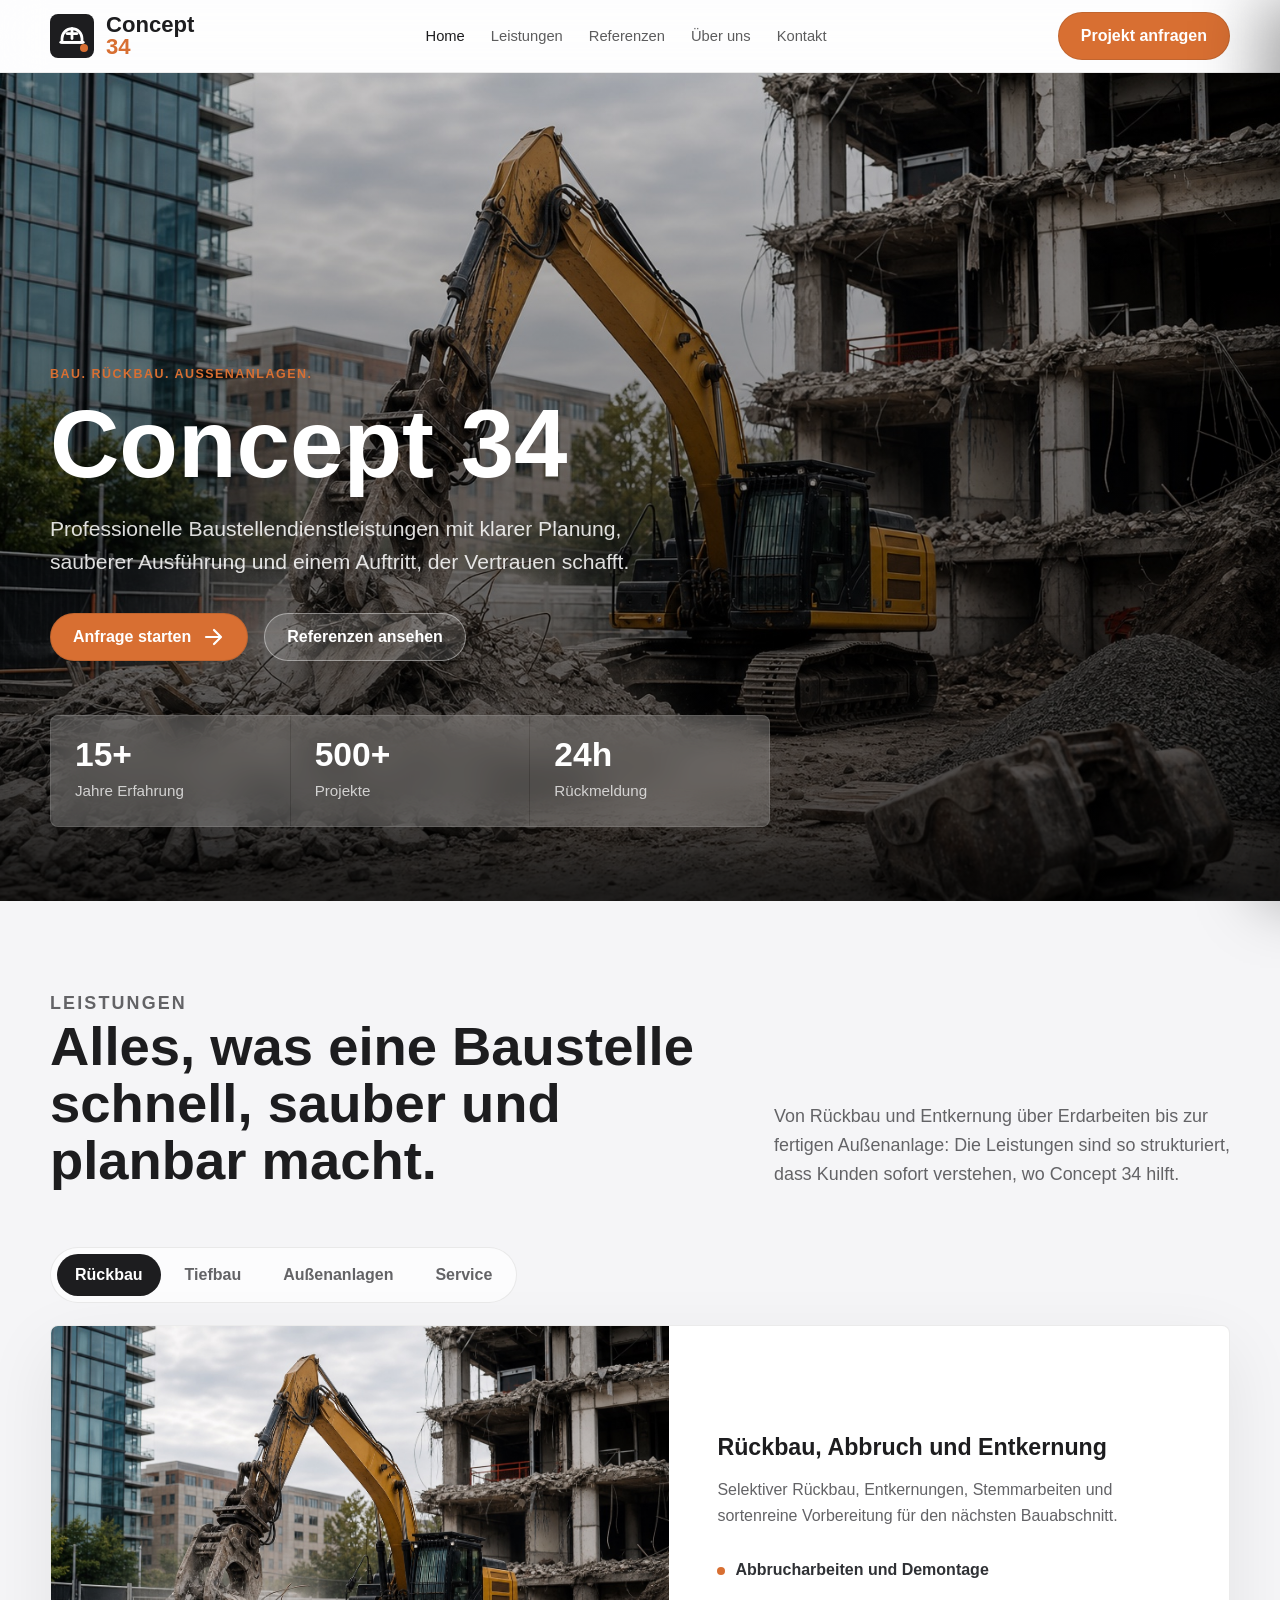
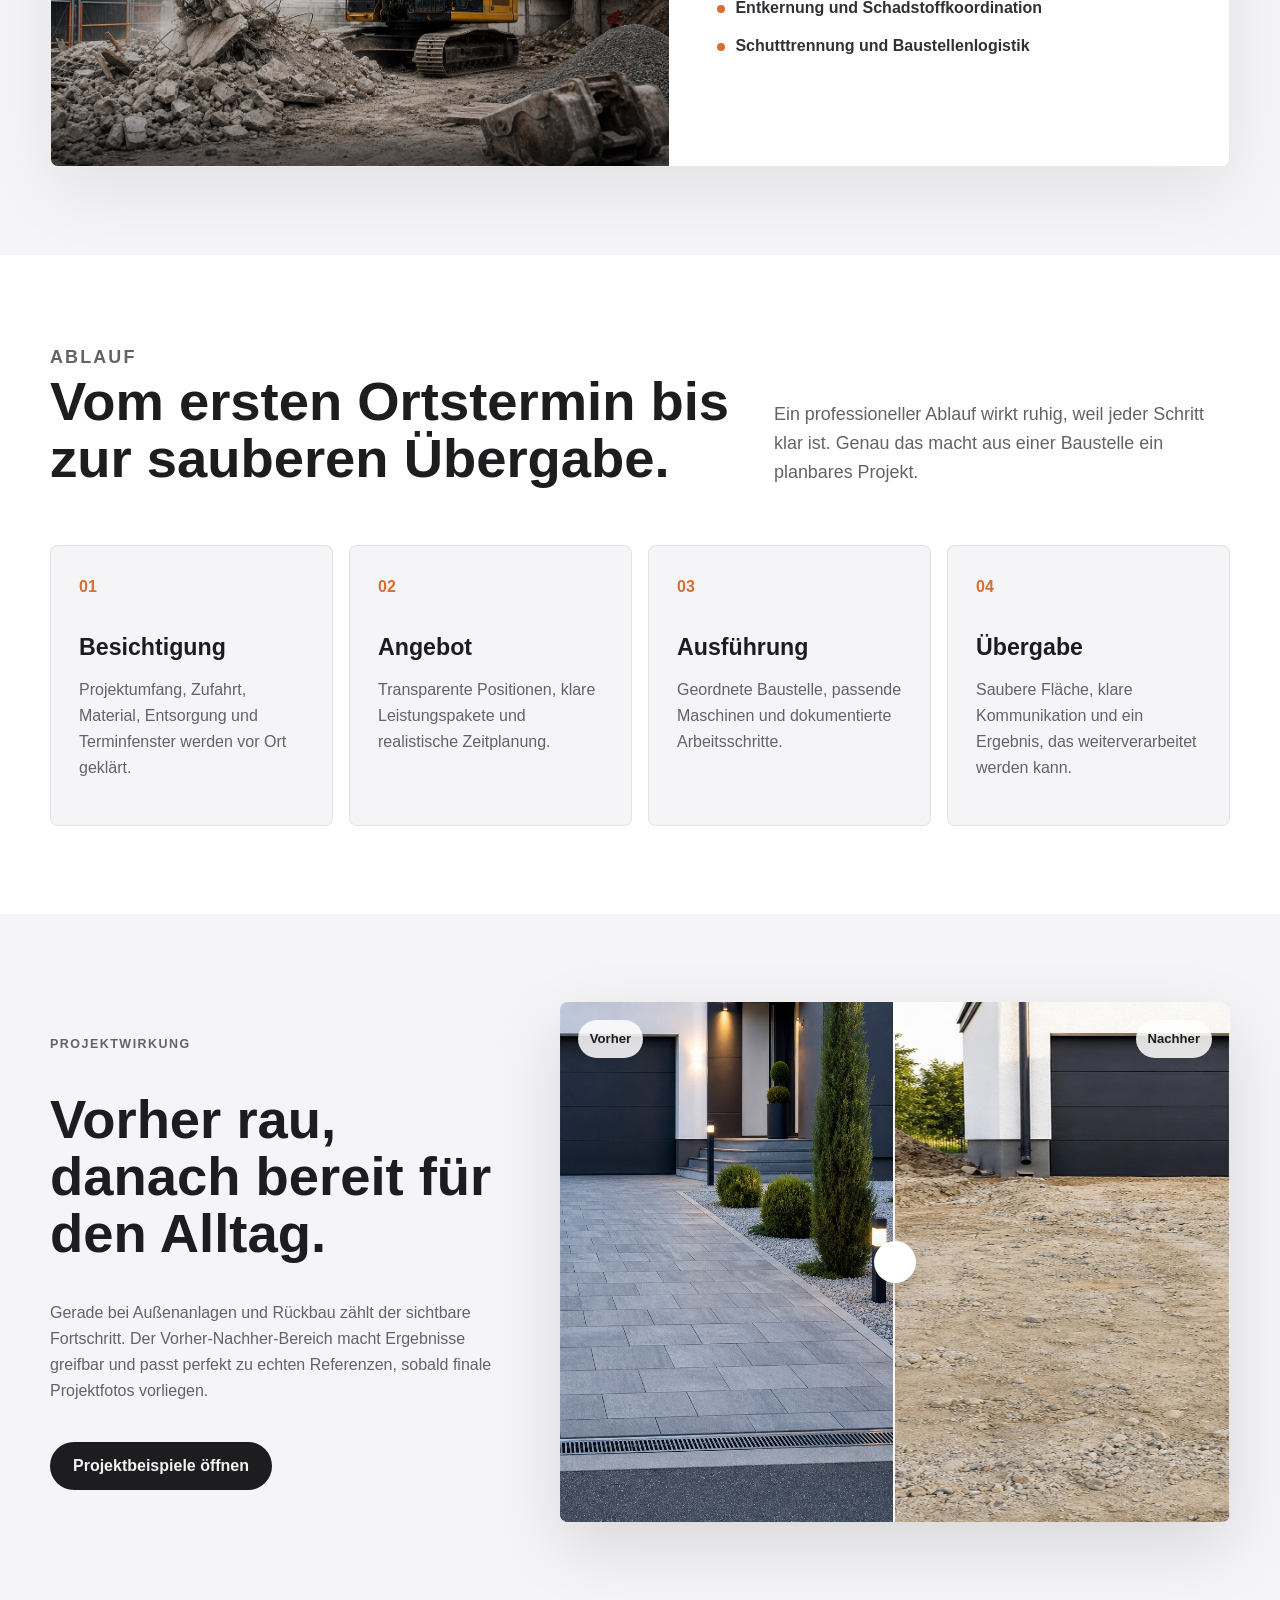
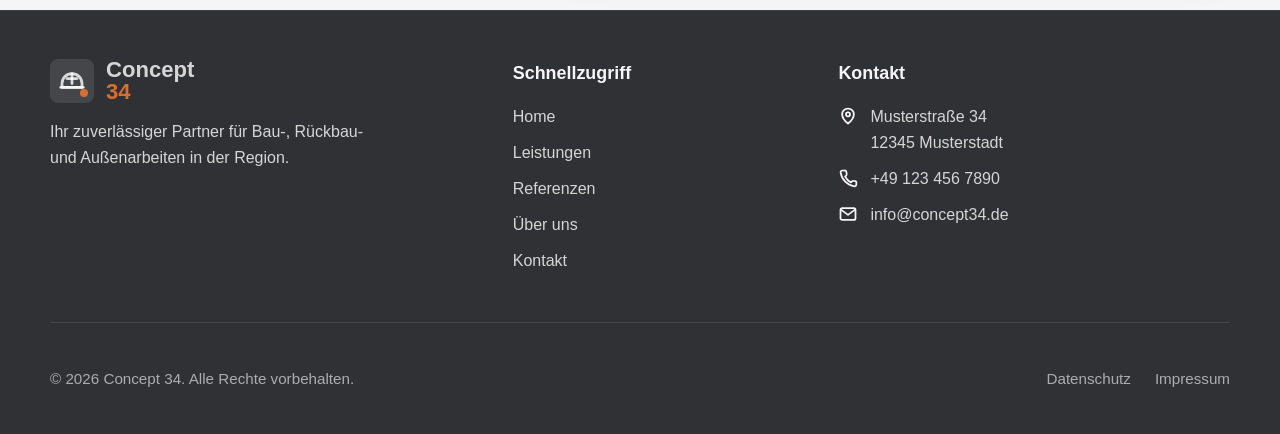
<file: index.html>
<!doctype html>
<html lang="de">
<head>
  <meta charset="UTF-8">
  <meta name="viewport" content="width=device-width, initial-scale=1.0">
  <title>Concept 34 - Bau, Rückbau und Außenanlagen</title>
  <meta name="description" content="Concept 34 plant und realisiert Bau-, Rückbau-, Erd- und Außenanlagenarbeiten mit klarer Kommunikation und sauberer Ausführung.">
  <link rel="stylesheet" href="styles.css">
  <link rel="stylesheet" href="modern.css">
</head>
<body>
  <header class="site-header">
    <div class="container header-inner">
      <a class="logo" href="index.html" aria-label="Concept 34 Startseite">
        <span class="logo-mark"><svg viewBox="0 0 24 24" fill="none" stroke="currentColor" stroke-width="2.2" stroke-linecap="round" stroke-linejoin="round"><path d="M4 14a8 8 0 0 1 16 0v3H4z"/><path d="M12 6v8"/><path d="M8 10h8"/><path d="M3 17h18"/></svg></span>
        <span class="logo-text"><span>Concept</span><span class="accent">34</span></span>
      </a>
      <nav class="nav" aria-label="Hauptnavigation">
        <a data-nav href="index.html">Home</a>
        <a data-nav href="leistungen.html">Leistungen</a>
        <a data-nav href="referenzen.html">Referenzen</a>
        <a data-nav href="ueber-uns.html">Über uns</a>
        <a data-nav href="kontakt.html">Kontakt</a>
      </nav>
      <div class="header-cta"><a class="btn btn-accent" href="kontakt.html">Projekt anfragen</a></div>
      <button class="mobile-toggle" type="button" aria-label="Menü öffnen" data-menu-open><svg viewBox="0 0 24 24" fill="none" stroke="currentColor" stroke-width="2.2" stroke-linecap="round"><path d="M4 7h16M4 12h16M4 17h16"/></svg></button>
    </div>
  </header>

  <div class="backdrop" data-backdrop></div>
  <aside class="mobile-menu" data-mobile-menu aria-label="Mobiles Menü">
    <button class="close" type="button" aria-label="Menü schließen" data-menu-close><svg viewBox="0 0 24 24" fill="none" stroke="currentColor" stroke-width="2.2" stroke-linecap="round"><path d="M6 6l12 12M18 6 6 18"/></svg></button>
    <a class="logo" href="index.html" aria-label="Concept 34 Startseite"><span class="logo-mark"><svg viewBox="0 0 24 24" fill="none" stroke="currentColor" stroke-width="2.2" stroke-linecap="round" stroke-linejoin="round"><path d="M4 14a8 8 0 0 1 16 0v3H4z"/><path d="M12 6v8"/><path d="M8 10h8"/><path d="M3 17h18"/></svg></span><span class="logo-text"><span>Concept</span><span class="accent">34</span></span></a>
    <nav><a data-nav href="index.html">Home</a><a data-nav href="leistungen.html">Leistungen</a><a data-nav href="referenzen.html">Referenzen</a><a data-nav href="ueber-uns.html">Über uns</a><a data-nav href="kontakt.html">Kontakt</a></nav>
    <a class="btn btn-accent" style="width:100%;margin-top:22px" href="kontakt.html">Projekt anfragen</a>
  </aside>

  <main>
    <section class="modern-hero">
      <div class="modern-hero-media" style="background-image:url('assets/img/projects/rueckbau-modern.jpg')"></div>
      <div class="container modern-hero-content">
        <p class="eyebrow">Bau. Rückbau. Außenanlagen.</p>
        <h1>Concept 34</h1>
        <p class="hero-lead">Professionelle Baustellendienstleistungen mit klarer Planung, sauberer Ausführung und einem Auftritt, der Vertrauen schafft.</p>
        <div class="hero-actions">
          <a class="btn btn-accent" href="kontakt.html">Anfrage starten <svg viewBox="0 0 24 24" fill="none" stroke="currentColor" stroke-width="2.2" stroke-linecap="round" stroke-linejoin="round"><path d="M5 12h14"/><path d="m13 5 7 7-7 7"/></svg></a>
          <a class="btn btn-outline" href="referenzen.html">Referenzen ansehen</a>
        </div>
        <div class="metric-strip" aria-label="Kennzahlen">
          <div><strong>15+</strong><span>Jahre Erfahrung</span></div>
          <div><strong>500+</strong><span>Projekte</span></div>
          <div><strong>24h</strong><span>Rückmeldung</span></div>
        </div>
      </div>
    </section>

    <section class="section modern-section">
      <div class="container">
        <div class="section-head split-head reveal">
          <div>
            <p class="eyebrow">Leistungen</p>
            <h2>Alles, was eine Baustelle schnell, sauber und planbar macht.</h2>
          </div>
          <p>Von Rückbau und Entkernung über Erdarbeiten bis zur fertigen Außenanlage: Die Leistungen sind so strukturiert, dass Kunden sofort verstehen, wo Concept 34 hilft.</p>
        </div>

        <div class="service-tabs reveal" data-tabs>
          <div class="tab-list" role="tablist" aria-label="Leistungsbereiche">
            <button class="tab-btn active" type="button" data-tab="rueckbau">Rückbau</button>
            <button class="tab-btn" type="button" data-tab="tiefbau">Tiefbau</button>
            <button class="tab-btn" type="button" data-tab="aussen">Außenanlagen</button>
            <button class="tab-btn" type="button" data-tab="service">Service</button>
          </div>
          <div class="tab-panels">
            <article class="tab-panel active" data-panel="rueckbau">
              <img src="assets/img/projects/rueckbau-modern.jpg" alt="Moderner Rückbau mit Bagger auf einer organisierten Baustelle" loading="lazy">
              <div><h3>Rückbau, Abbruch und Entkernung</h3><p>Selektiver Rückbau, Entkernungen, Stemmarbeiten und sortenreine Vorbereitung für den nächsten Bauabschnitt.</p><ul><li>Abbrucharbeiten und Demontage</li><li>Entkernung und Schadstoffkoordination</li><li>Schutttrennung und Baustellenlogistik</li></ul></div>
            </article>
            <article class="tab-panel" data-panel="tiefbau" hidden>
              <img src="assets/img/projects/entwaesserung-modern.jpg" alt="Graben mit Entwässerungsrohr und kompakter Baggertechnik" loading="lazy">
              <div><h3>Erdarbeiten, Entwässerung und Kanalbau</h3><p>Aushub, Planum, Drainage, Leitungsgräben und Verdichtung für belastbare Untergründe.</p><ul><li>Baggerarbeiten aller Art</li><li>Entwässerung und Kanalbau</li><li>Kernbohrungen und Durchbrüche</li></ul></div>
            </article>
            <article class="tab-panel" data-panel="aussen" hidden>
              <img src="assets/img/projects/aussenanlage-modern.jpg" alt="Hochwertige Pflasterarbeiten an einer modernen Einfahrt" loading="lazy">
              <div><h3>Pflaster, Gartenbau und Außenflächen</h3><p>Von der Vorbereitung bis zur fertigen Fläche: Wege, Einfahrten, Randsteine, Zäune und Außenanlagen.</p><ul><li>Pflasterarbeiten und Platten</li><li>Zaunanlagen und Grünschnitt</li><li>Pool- und Gartenarbeiten</li></ul></div>
            </article>
            <article class="tab-panel" data-panel="service" hidden>
              <img src="assets/img/projects/vorher-nachher-aussenanlage.jpg" alt="Vorher-Nachher Ansicht einer Außenanlagen-Baustelle" loading="lazy">
              <div><h3>Koordination, Transport und schnelle Hilfe</h3><p>Klare Abstimmung, flexible Kleinmaschinen-Transporte und saubere Übergaben nach jedem Arbeitsschritt.</p><ul><li>Kleinmaschinen Transport bis 3t</li><li>Haushaltsauflösung und Entrümpelung</li><li>Direkte Projektabstimmung</li></ul></div>
            </article>
          </div>
        </div>
      </div>
    </section>

    <section class="section process-band">
      <div class="container">
        <div class="section-head split-head reveal">
          <div><p class="eyebrow">Ablauf</p><h2>Vom ersten Ortstermin bis zur sauberen Übergabe.</h2></div>
          <p>Ein professioneller Ablauf wirkt ruhig, weil jeder Schritt klar ist. Genau das macht aus einer Baustelle ein planbares Projekt.</p>
        </div>
        <div class="workflow-grid">
          <article class="workflow-step reveal"><span>01</span><h3>Besichtigung</h3><p>Projektumfang, Zufahrt, Material, Entsorgung und Terminfenster werden vor Ort geklärt.</p></article>
          <article class="workflow-step reveal reveal-delay-1"><span>02</span><h3>Angebot</h3><p>Transparente Positionen, klare Leistungspakete und realistische Zeitplanung.</p></article>
          <article class="workflow-step reveal reveal-delay-2"><span>03</span><h3>Ausführung</h3><p>Geordnete Baustelle, passende Maschinen und dokumentierte Arbeitsschritte.</p></article>
          <article class="workflow-step reveal reveal-delay-3"><span>04</span><h3>Übergabe</h3><p>Saubere Fläche, klare Kommunikation und ein Ergebnis, das weiterverarbeitet werden kann.</p></article>
        </div>
      </div>
    </section>

    <section class="section showcase-section">
      <div class="container showcase-grid">
        <div class="showcase-copy reveal">
          <p class="eyebrow">Projektwirkung</p>
          <h2>Vorher rau, danach bereit für den Alltag.</h2>
          <p>Gerade bei Außenanlagen und Rückbau zählt der sichtbare Fortschritt. Der Vorher-Nachher-Bereich macht Ergebnisse greifbar und passt perfekt zu echten Referenzen, sobald finale Projektfotos vorliegen.</p>
          <a class="btn" href="referenzen.html">Projektbeispiele öffnen</a>
        </div>
        <div class="compare reveal" style="--split:50%">
          <div class="compare-layer compare-before" style="background-image:url('assets/img/projects/vorher-nachher-aussenanlage.jpg')"></div>
          <div class="compare-layer compare-after" style="background-image:url('assets/img/projects/vorher-nachher-aussenanlage.jpg')"></div>
          <div class="compare-divider"></div>
          <div class="compare-label before">Vorher</div>
          <div class="compare-label after">Nachher</div>
          <input type="range" min="5" max="95" value="50" aria-label="Vorher Nachher Vergleich" data-compare-range>
        </div>
      </div>
    </section>
  </main>

  <footer class="site-footer">
    <div class="container footer-main">
      <div><a class="logo" href="index.html" aria-label="Concept 34 Startseite"><span class="logo-mark"><svg viewBox="0 0 24 24" fill="none" stroke="currentColor" stroke-width="2.2" stroke-linecap="round" stroke-linejoin="round"><path d="M4 14a8 8 0 0 1 16 0v3H4z"/><path d="M12 6v8"/><path d="M8 10h8"/><path d="M3 17h18"/></svg></span><span class="logo-text"><span>Concept</span><span class="accent">34</span></span></a><p style="max-width:320px;margin-top:16px">Ihr zuverlässiger Partner für Bau-, Rückbau- und Außenarbeiten in der Region.</p></div>
      <div><h3>Schnellzugriff</h3><div class="footer-links"><a href="index.html">Home</a><a href="leistungen.html">Leistungen</a><a href="referenzen.html">Referenzen</a><a href="ueber-uns.html">Über uns</a><a href="kontakt.html">Kontakt</a></div></div>
      <div><h3>Kontakt</h3><div class="footer-contact"><div class="row"><svg viewBox="0 0 24 24" fill="none" stroke="currentColor" stroke-width="2.1" stroke-linecap="round" stroke-linejoin="round"><path d="M12 21s7-5 7-11a7 7 0 0 0-14 0c0 6 7 11 7 11z"/><circle cx="12" cy="10" r="2.5"/></svg><span>Musterstraße 34<br>12345 Musterstadt</span></div><div class="row"><svg viewBox="0 0 24 24" fill="none" stroke="currentColor" stroke-width="2.1" stroke-linecap="round" stroke-linejoin="round"><path d="M22 16.92v3a2 2 0 0 1-2.18 2A19.8 19.8 0 0 1 3.1 5.18 2 2 0 0 1 5.08 3h3a2 2 0 0 1 2 1.72l.34 2.71a2 2 0 0 1-.57 1.72l-1.3 1.3a16 16 0 0 0 6.92 6.92l1.3-1.3a2 2 0 0 1 1.72-.57l2.71.34A2 2 0 0 1 22 16.92z"/></svg><span>+49 123 456 7890</span></div><div class="row"><svg viewBox="0 0 24 24" fill="none" stroke="currentColor" stroke-width="2.1" stroke-linecap="round" stroke-linejoin="round"><rect x="3" y="5" width="18" height="14" rx="2"/><path d="m4 7 8 6 8-6"/></svg><span>info@concept34.de</span></div></div></div>
    </div>
    <div class="container footer-bottom"><p>© 2026 Concept 34. Alle Rechte vorbehalten.</p><div style="display:flex;gap:24px;flex-wrap:wrap"><a href="datenschutz.html">Datenschutz</a><a href="impressum.html">Impressum</a></div></div>
  </footer>
  <script src="script.js"></script>
</body>
</html>
</file>
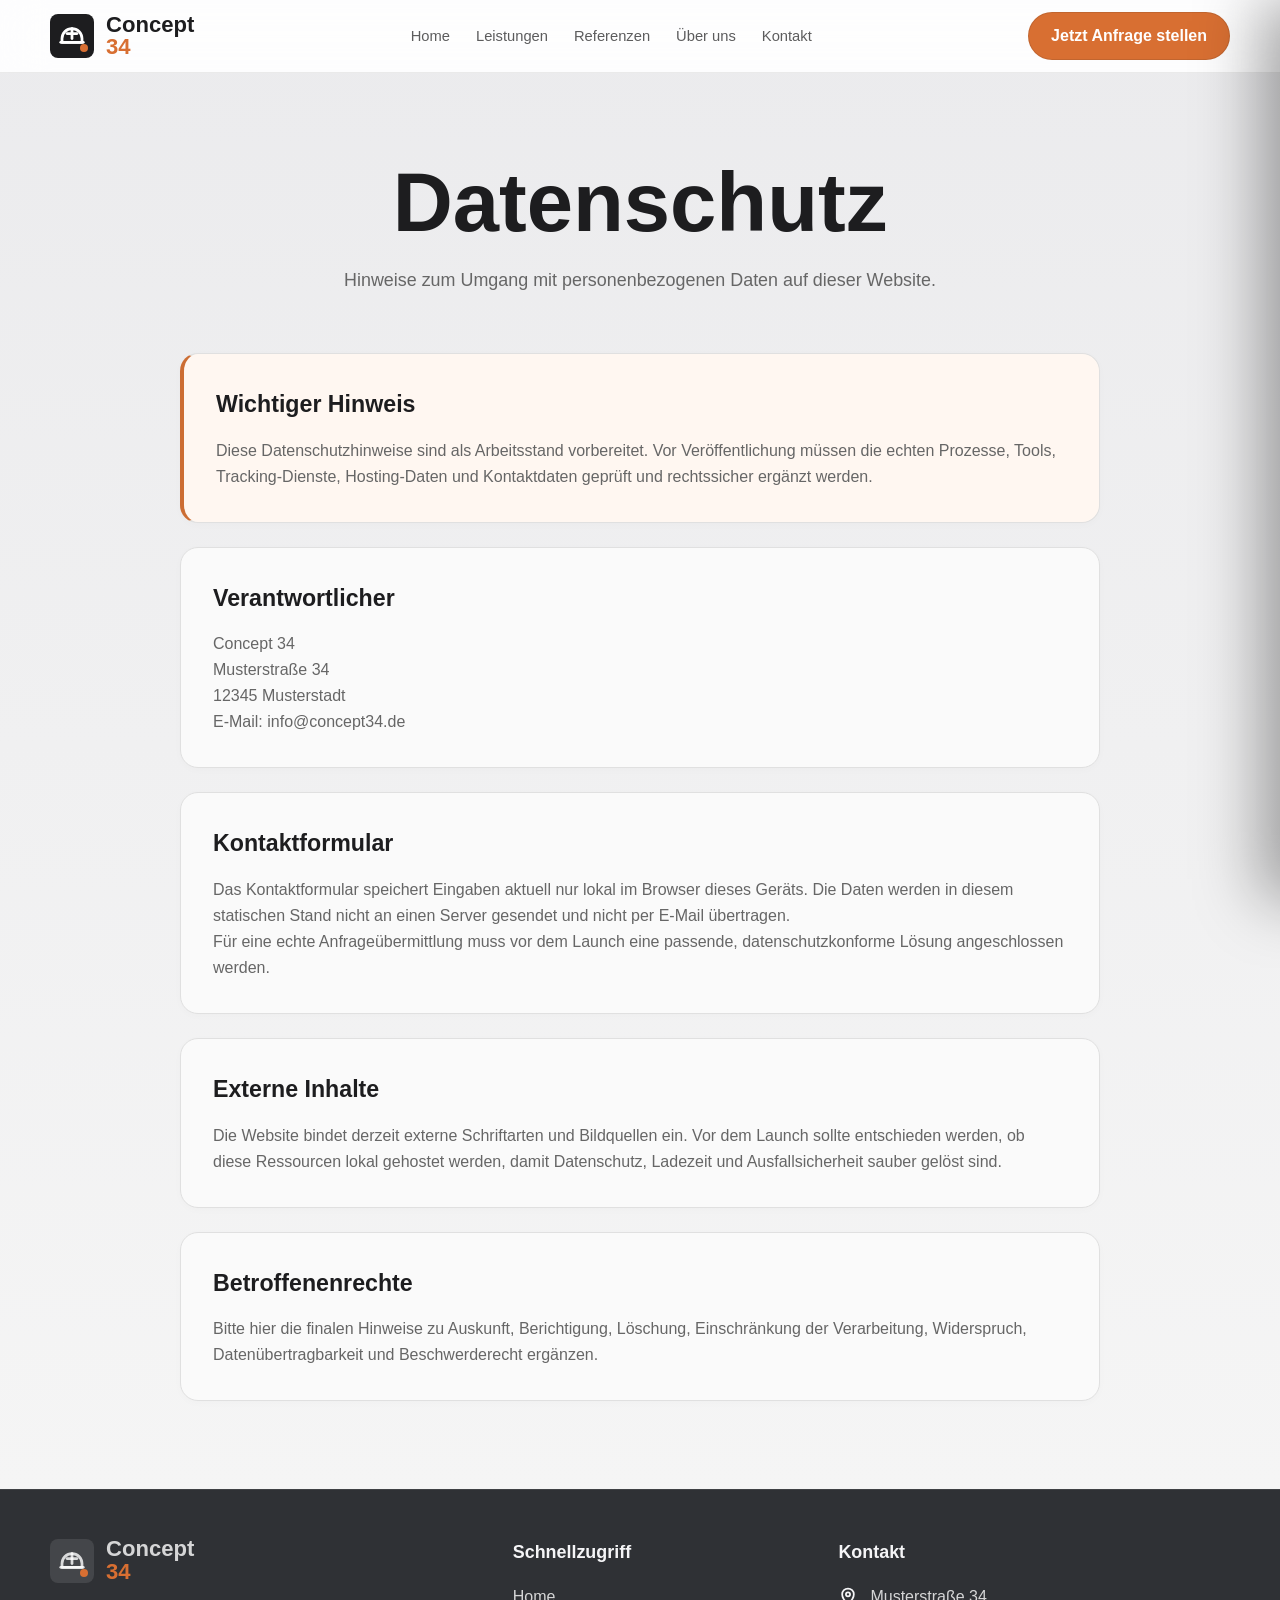
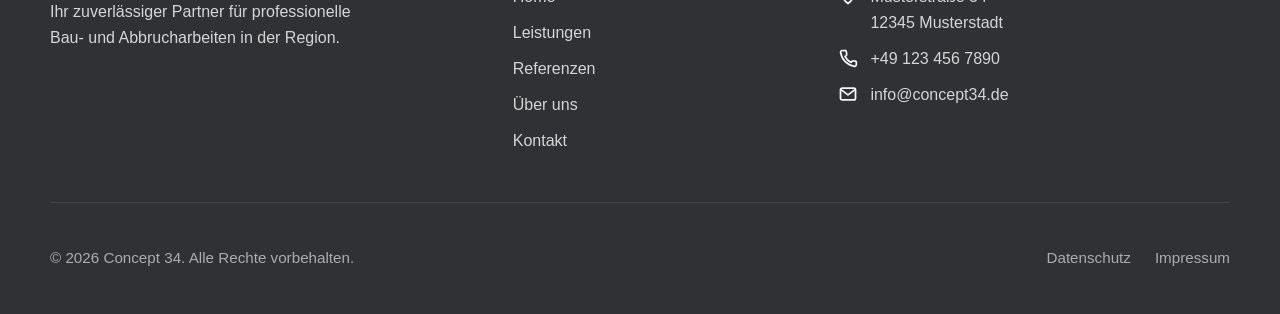
<file: datenschutz.html>
<!doctype html>
<html lang="de">
<head>
  <meta charset="UTF-8">
  <meta name="viewport" content="width=device-width, initial-scale=1.0">
  <title>Datenschutz - Concept 34</title>
  <meta name="description" content="Datenschutzhinweise von Concept 34.">
  <link rel="stylesheet" href="styles.css"><link rel="stylesheet" href="modern.css">
</head>
<body>
  <header class="site-header"><div class="container header-inner"><a class="logo" href="index.html" aria-label="Concept 34 Startseite"><span class="logo-mark"><svg viewBox="0 0 24 24" fill="none" stroke="currentColor" stroke-width="2.2" stroke-linecap="round" stroke-linejoin="round"><path d="M4 14a8 8 0 0 1 16 0v3H4z"/><path d="M12 6v8"/><path d="M8 10h8"/><path d="M3 17h18"/></svg></span><span class="logo-text"><span>Concept</span><span class="accent">34</span></span></a><nav class="nav" aria-label="Hauptnavigation"><a data-nav href="index.html">Home</a><a data-nav href="leistungen.html">Leistungen</a><a data-nav href="referenzen.html">Referenzen</a><a data-nav href="ueber-uns.html">Über uns</a><a data-nav href="kontakt.html">Kontakt</a></nav><div class="header-cta"><a class="btn btn-accent" href="kontakt.html">Jetzt Anfrage stellen</a></div><button class="mobile-toggle" type="button" aria-label="Menü öffnen" data-menu-open><svg viewBox="0 0 24 24" fill="none" stroke="currentColor" stroke-width="2.2" stroke-linecap="round"><path d="M4 7h16M4 12h16M4 17h16"/></svg></button></div></header>
  <div class="backdrop" data-backdrop></div>
  <aside class="mobile-menu" data-mobile-menu aria-label="Mobiles Menü"><button class="close" type="button" aria-label="Menü schließen" data-menu-close><svg viewBox="0 0 24 24" fill="none" stroke="currentColor" stroke-width="2.2" stroke-linecap="round"><path d="M6 6l12 12M18 6 6 18"/></svg></button><a class="logo" href="index.html" aria-label="Concept 34 Startseite"><span class="logo-mark"><svg viewBox="0 0 24 24" fill="none" stroke="currentColor" stroke-width="2.2" stroke-linecap="round" stroke-linejoin="round"><path d="M4 14a8 8 0 0 1 16 0v3H4z"/><path d="M12 6v8"/><path d="M8 10h8"/><path d="M3 17h18"/></svg></span><span class="logo-text"><span>Concept</span><span class="accent">34</span></span></a><nav><a data-nav href="index.html">Home</a><a data-nav href="leistungen.html">Leistungen</a><a data-nav href="referenzen.html">Referenzen</a><a data-nav href="ueber-uns.html">Über uns</a><a data-nav href="kontakt.html">Kontakt</a></nav><p style="margin:22px 0 0;color:rgba(255,255,255,.72)">Baudienstleistungen, Abbrucharbeiten und Außenanlagen in starkem anthrazit-orangen Look - jetzt als reine HTML/CSS/JS-Version.</p><a class="btn btn-accent" style="width:100%;margin-top:22px" href="kontakt.html">Jetzt Anfrage stellen</a></aside>
  <main>
    <section class="section section-gradient">
      <div class="container">
        <div class="section-head reveal in-view">
          <h1>Datenschutz</h1>
          <p>Hinweise zum Umgang mit personenbezogenen Daten auf dieser Website.</p>
        </div>
        <div style="max-width:920px;margin:0 auto;display:grid;gap:24px">
          <article class="card reveal in-view" style="border-left:4px solid var(--accent);background:#fff7f1"><div class="card-pad-lg"><h2 style="margin:0 0 14px;font-size:1.45rem">Wichtiger Hinweis</h2><p>Diese Datenschutzhinweise sind als Arbeitsstand vorbereitet. Vor Veröffentlichung müssen die echten Prozesse, Tools, Tracking-Dienste, Hosting-Daten und Kontaktdaten geprüft und rechtssicher ergänzt werden.</p></div></article>
          <article class="card reveal"><div class="card-pad-lg"><h2 style="margin:0 0 14px;font-size:1.45rem">Verantwortlicher</h2><p>Concept 34<br>Musterstraße 34<br>12345 Musterstadt<br>E-Mail: info@concept34.de</p></div></article>
          <article class="card reveal"><div class="card-pad-lg"><h2 style="margin:0 0 14px;font-size:1.45rem">Kontaktformular</h2><p>Das Kontaktformular speichert Eingaben aktuell nur lokal im Browser dieses Geräts. Die Daten werden in diesem statischen Stand nicht an einen Server gesendet und nicht per E-Mail übertragen.</p><p>Für eine echte Anfrageübermittlung muss vor dem Launch eine passende, datenschutzkonforme Lösung angeschlossen werden.</p></div></article>
          <article class="card reveal"><div class="card-pad-lg"><h2 style="margin:0 0 14px;font-size:1.45rem">Externe Inhalte</h2><p>Die Website bindet derzeit externe Schriftarten und Bildquellen ein. Vor dem Launch sollte entschieden werden, ob diese Ressourcen lokal gehostet werden, damit Datenschutz, Ladezeit und Ausfallsicherheit sauber gelöst sind.</p></div></article>
          <article class="card reveal"><div class="card-pad-lg"><h2 style="margin:0 0 14px;font-size:1.45rem">Betroffenenrechte</h2><p>Bitte hier die finalen Hinweise zu Auskunft, Berichtigung, Löschung, Einschränkung der Verarbeitung, Widerspruch, Datenübertragbarkeit und Beschwerderecht ergänzen.</p></div></article>
        </div>
      </div>
    </section>
  </main>
  <footer class="site-footer"><div class="container footer-main"><div><a class="logo" href="index.html" aria-label="Concept 34 Startseite"><span class="logo-mark"><svg viewBox="0 0 24 24" fill="none" stroke="currentColor" stroke-width="2.2" stroke-linecap="round" stroke-linejoin="round"><path d="M4 14a8 8 0 0 1 16 0v3H4z"/><path d="M12 6v8"/><path d="M8 10h8"/><path d="M3 17h18"/></svg></span><span class="logo-text"><span>Concept</span><span class="accent">34</span></span></a><p style="max-width:320px;margin-top:16px">Ihr zuverlässiger Partner für professionelle Bau- und Abbrucharbeiten in der Region.</p></div><div><h3>Schnellzugriff</h3><div class="footer-links"><a href="index.html">Home</a><a href="leistungen.html">Leistungen</a><a href="referenzen.html">Referenzen</a><a href="ueber-uns.html">Über uns</a><a href="kontakt.html">Kontakt</a></div></div><div><h3>Kontakt</h3><div class="footer-contact"><div class="row"><svg viewBox="0 0 24 24" fill="none" stroke="currentColor" stroke-width="2.1" stroke-linecap="round" stroke-linejoin="round"><path d="M12 21s7-5 7-11a7 7 0 0 0-14 0c0 6 7 11 7 11z"/><circle cx="12" cy="10" r="2.5"/></svg><span>Musterstraße 34<br>12345 Musterstadt</span></div><div class="row"><svg viewBox="0 0 24 24" fill="none" stroke="currentColor" stroke-width="2.1" stroke-linecap="round" stroke-linejoin="round"><path d="M22 16.92v3a2 2 0 0 1-2.18 2A19.8 19.8 0 0 1 3.1 5.18 2 2 0 0 1 5.08 3h3a2 2 0 0 1 2 1.72l.34 2.71a2 2 0 0 1-.57 1.72l-1.3 1.3a16 16 0 0 0 6.92 6.92l1.3-1.3a2 2 0 0 1 1.72-.57l2.71.34A2 2 0 0 1 22 16.92z"/></svg><span>+49 123 456 7890</span></div><div class="row"><svg viewBox="0 0 24 24" fill="none" stroke="currentColor" stroke-width="2.1" stroke-linecap="round" stroke-linejoin="round"><rect x="3" y="5" width="18" height="14" rx="2"/><path d="m4 7 8 6 8-6"/></svg><span>info@concept34.de</span></div></div></div></div><div class="container footer-bottom"><p>© 2026 Concept 34. Alle Rechte vorbehalten.</p><div style="display:flex;gap:24px;flex-wrap:wrap"><a href="datenschutz.html">Datenschutz</a><a href="impressum.html">Impressum</a></div></div></footer>
  <script src="script.js"></script>
</body>
</html>
</file>
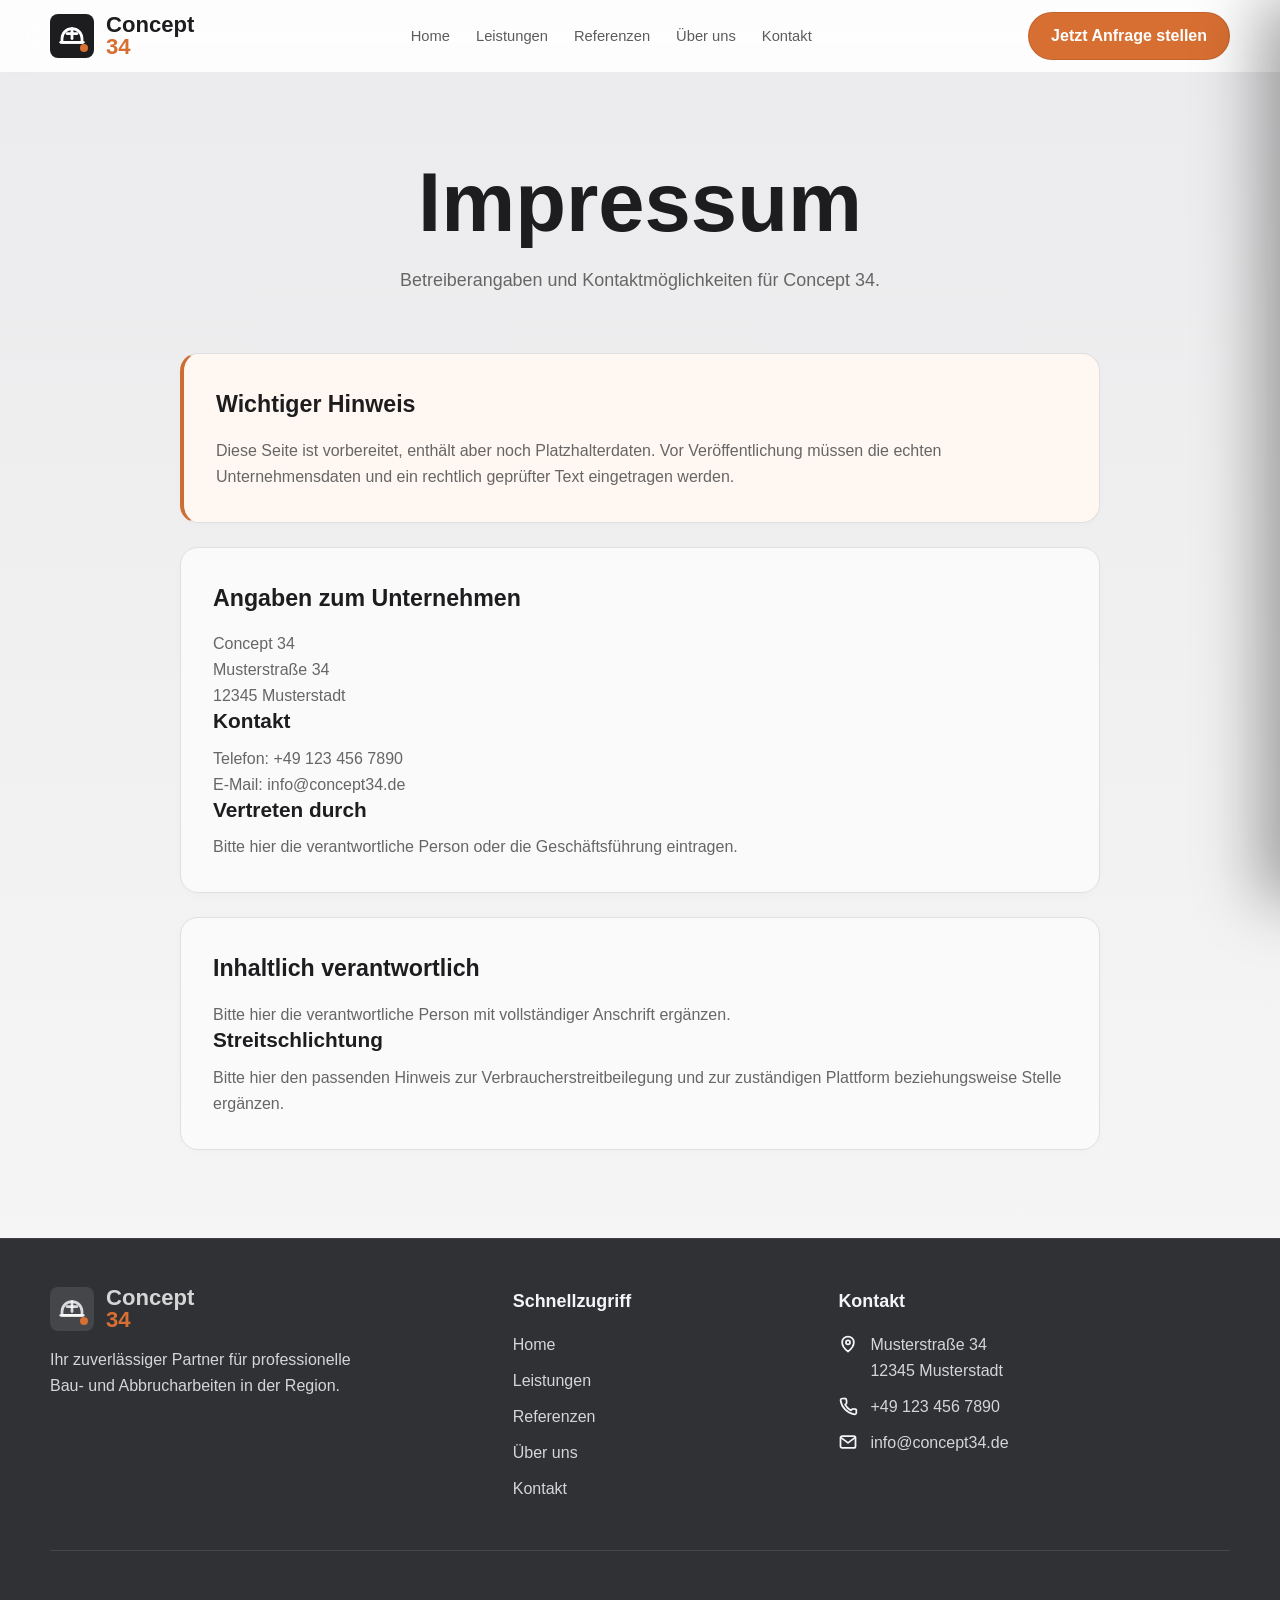
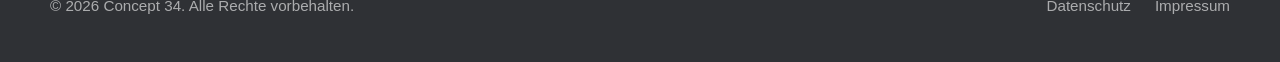
<file: impressum.html>
<!doctype html>
<html lang="de">
<head>
  <meta charset="UTF-8">
  <meta name="viewport" content="width=device-width, initial-scale=1.0">
  <title>Impressum - Concept 34</title>
  <meta name="description" content="Impressum von Concept 34 mit Betreiber- und Kontaktangaben.">
  <link rel="stylesheet" href="styles.css"><link rel="stylesheet" href="modern.css">
</head>
<body>
  <header class="site-header"><div class="container header-inner"><a class="logo" href="index.html" aria-label="Concept 34 Startseite"><span class="logo-mark"><svg viewBox="0 0 24 24" fill="none" stroke="currentColor" stroke-width="2.2" stroke-linecap="round" stroke-linejoin="round"><path d="M4 14a8 8 0 0 1 16 0v3H4z"/><path d="M12 6v8"/><path d="M8 10h8"/><path d="M3 17h18"/></svg></span><span class="logo-text"><span>Concept</span><span class="accent">34</span></span></a><nav class="nav" aria-label="Hauptnavigation"><a data-nav href="index.html">Home</a><a data-nav href="leistungen.html">Leistungen</a><a data-nav href="referenzen.html">Referenzen</a><a data-nav href="ueber-uns.html">Über uns</a><a data-nav href="kontakt.html">Kontakt</a></nav><div class="header-cta"><a class="btn btn-accent" href="kontakt.html">Jetzt Anfrage stellen</a></div><button class="mobile-toggle" type="button" aria-label="Menü öffnen" data-menu-open><svg viewBox="0 0 24 24" fill="none" stroke="currentColor" stroke-width="2.2" stroke-linecap="round"><path d="M4 7h16M4 12h16M4 17h16"/></svg></button></div></header>
  <div class="backdrop" data-backdrop></div>
  <aside class="mobile-menu" data-mobile-menu aria-label="Mobiles Menü"><button class="close" type="button" aria-label="Menü schließen" data-menu-close><svg viewBox="0 0 24 24" fill="none" stroke="currentColor" stroke-width="2.2" stroke-linecap="round"><path d="M6 6l12 12M18 6 6 18"/></svg></button><a class="logo" href="index.html" aria-label="Concept 34 Startseite"><span class="logo-mark"><svg viewBox="0 0 24 24" fill="none" stroke="currentColor" stroke-width="2.2" stroke-linecap="round" stroke-linejoin="round"><path d="M4 14a8 8 0 0 1 16 0v3H4z"/><path d="M12 6v8"/><path d="M8 10h8"/><path d="M3 17h18"/></svg></span><span class="logo-text"><span>Concept</span><span class="accent">34</span></span></a><nav><a data-nav href="index.html">Home</a><a data-nav href="leistungen.html">Leistungen</a><a data-nav href="referenzen.html">Referenzen</a><a data-nav href="ueber-uns.html">Über uns</a><a data-nav href="kontakt.html">Kontakt</a></nav><p style="margin:22px 0 0;color:rgba(255,255,255,.72)">Baudienstleistungen, Abbrucharbeiten und Außenanlagen in starkem anthrazit-orangen Look - jetzt als reine HTML/CSS/JS-Version.</p><a class="btn btn-accent" style="width:100%;margin-top:22px" href="kontakt.html">Jetzt Anfrage stellen</a></aside>
  <main>
    <section class="section section-gradient">
      <div class="container">
        <div class="section-head reveal in-view">
          <h1>Impressum</h1>
          <p>Betreiberangaben und Kontaktmöglichkeiten für Concept 34.</p>
        </div>
        <div style="max-width:920px;margin:0 auto;display:grid;gap:24px">
          <article class="card reveal in-view" style="border-left:4px solid var(--accent);background:#fff7f1"><div class="card-pad-lg"><h2 style="margin:0 0 14px;font-size:1.45rem">Wichtiger Hinweis</h2><p>Diese Seite ist vorbereitet, enthält aber noch Platzhalterdaten. Vor Veröffentlichung müssen die echten Unternehmensdaten und ein rechtlich geprüfter Text eingetragen werden.</p></div></article>
          <article class="card reveal"><div class="card-pad-lg"><h2 style="margin:0 0 14px;font-size:1.45rem">Angaben zum Unternehmen</h2><p>Concept 34<br>Musterstraße 34<br>12345 Musterstadt</p><h3>Kontakt</h3><p>Telefon: +49 123 456 7890<br>E-Mail: info@concept34.de</p><h3>Vertreten durch</h3><p>Bitte hier die verantwortliche Person oder die Geschäftsführung eintragen.</p></div></article>
          <article class="card reveal"><div class="card-pad-lg"><h2 style="margin:0 0 14px;font-size:1.45rem">Inhaltlich verantwortlich</h2><p>Bitte hier die verantwortliche Person mit vollständiger Anschrift ergänzen.</p><h3>Streitschlichtung</h3><p>Bitte hier den passenden Hinweis zur Verbraucherstreitbeilegung und zur zuständigen Plattform beziehungsweise Stelle ergänzen.</p></div></article>
        </div>
      </div>
    </section>
  </main>
  <footer class="site-footer"><div class="container footer-main"><div><a class="logo" href="index.html" aria-label="Concept 34 Startseite"><span class="logo-mark"><svg viewBox="0 0 24 24" fill="none" stroke="currentColor" stroke-width="2.2" stroke-linecap="round" stroke-linejoin="round"><path d="M4 14a8 8 0 0 1 16 0v3H4z"/><path d="M12 6v8"/><path d="M8 10h8"/><path d="M3 17h18"/></svg></span><span class="logo-text"><span>Concept</span><span class="accent">34</span></span></a><p style="max-width:320px;margin-top:16px">Ihr zuverlässiger Partner für professionelle Bau- und Abbrucharbeiten in der Region.</p></div><div><h3>Schnellzugriff</h3><div class="footer-links"><a href="index.html">Home</a><a href="leistungen.html">Leistungen</a><a href="referenzen.html">Referenzen</a><a href="ueber-uns.html">Über uns</a><a href="kontakt.html">Kontakt</a></div></div><div><h3>Kontakt</h3><div class="footer-contact"><div class="row"><svg viewBox="0 0 24 24" fill="none" stroke="currentColor" stroke-width="2.1" stroke-linecap="round" stroke-linejoin="round"><path d="M12 21s7-5 7-11a7 7 0 0 0-14 0c0 6 7 11 7 11z"/><circle cx="12" cy="10" r="2.5"/></svg><span>Musterstraße 34<br>12345 Musterstadt</span></div><div class="row"><svg viewBox="0 0 24 24" fill="none" stroke="currentColor" stroke-width="2.1" stroke-linecap="round" stroke-linejoin="round"><path d="M22 16.92v3a2 2 0 0 1-2.18 2A19.8 19.8 0 0 1 3.1 5.18 2 2 0 0 1 5.08 3h3a2 2 0 0 1 2 1.72l.34 2.71a2 2 0 0 1-.57 1.72l-1.3 1.3a16 16 0 0 0 6.92 6.92l1.3-1.3a2 2 0 0 1 1.72-.57l2.71.34A2 2 0 0 1 22 16.92z"/></svg><span>+49 123 456 7890</span></div><div class="row"><svg viewBox="0 0 24 24" fill="none" stroke="currentColor" stroke-width="2.1" stroke-linecap="round" stroke-linejoin="round"><rect x="3" y="5" width="18" height="14" rx="2"/><path d="m4 7 8 6 8-6"/></svg><span>info@concept34.de</span></div></div></div></div><div class="container footer-bottom"><p>© 2026 Concept 34. Alle Rechte vorbehalten.</p><div style="display:flex;gap:24px;flex-wrap:wrap"><a href="datenschutz.html">Datenschutz</a><a href="impressum.html">Impressum</a></div></div></footer>
  <script src="script.js"></script>
</body>
</html>
</file>
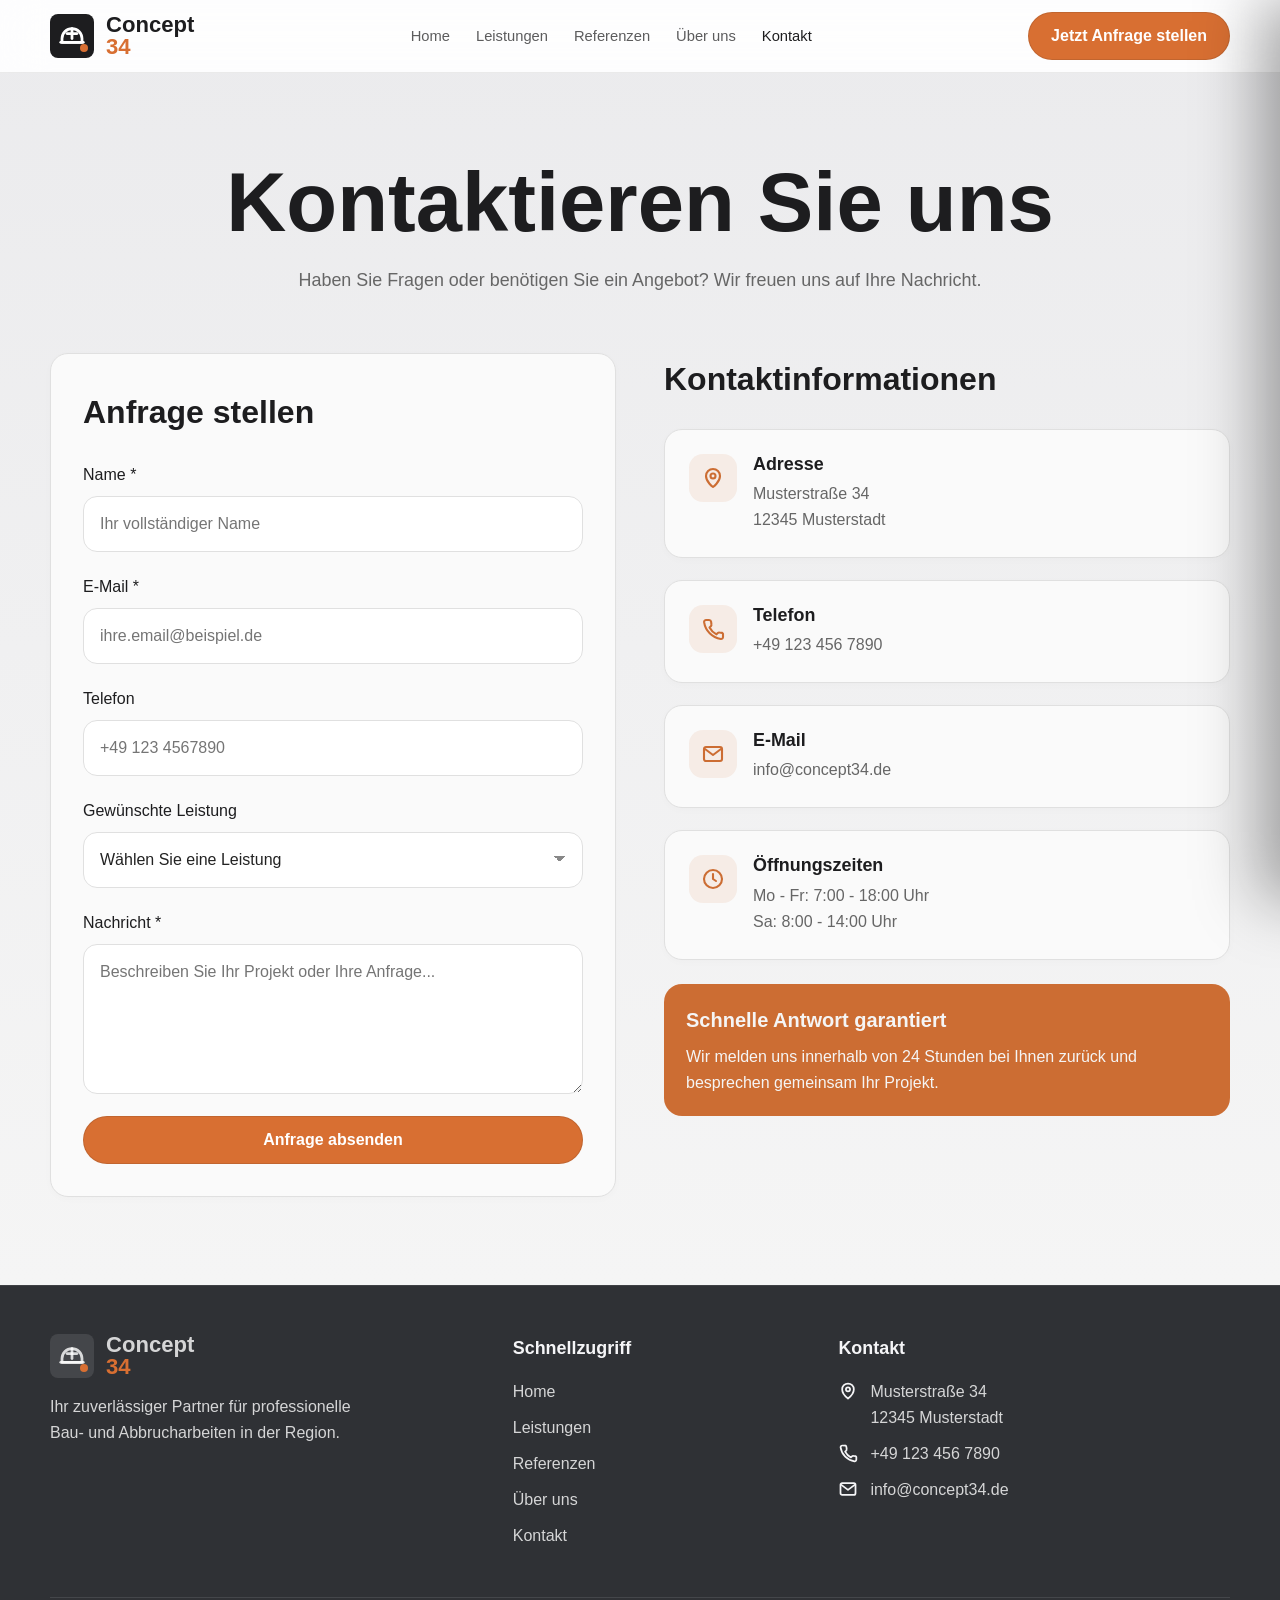
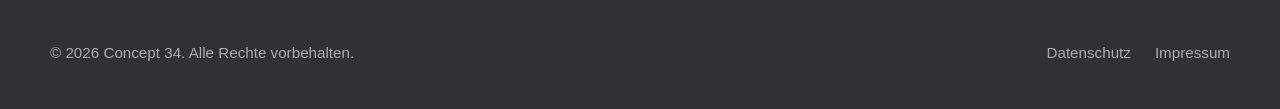
<file: kontakt.html>
<!doctype html><html lang="de"><head><meta charset="UTF-8"><meta name="viewport" content="width=device-width, initial-scale=1.0"><title>Kontakt – Concept 34</title><meta name="description" content="Kontaktieren Sie Concept 34 für Ihre Bauvorhaben. Nutzen Sie unser Kontaktformular für eine unverbindliche Anfrage."><link rel="stylesheet" href="styles.css"><link rel="stylesheet" href="modern.css"></head><body><header class="site-header"><div class="container header-inner"><a class="logo" href="index.html" aria-label="Concept 34 Startseite"><span class="logo-mark"><svg viewBox="0 0 24 24" fill="none" stroke="currentColor" stroke-width="2.2" stroke-linecap="round" stroke-linejoin="round"><path d="M4 14a8 8 0 0 1 16 0v3H4z"/><path d="M12 6v8"/><path d="M8 10h8"/><path d="M3 17h18"/></svg></span><span class="logo-text"><span>Concept</span><span class="accent">34</span></span></a><nav class="nav" aria-label="Hauptnavigation"><a data-nav href="index.html">Home</a><a data-nav href="leistungen.html">Leistungen</a><a data-nav href="referenzen.html">Referenzen</a><a data-nav href="ueber-uns.html">Über uns</a><a data-nav href="kontakt.html">Kontakt</a></nav><div class="header-cta"><a class="btn btn-accent" href="kontakt.html">Jetzt Anfrage stellen</a></div><button class="mobile-toggle" type="button" aria-label="Menü öffnen" data-menu-open><svg viewBox="0 0 24 24" fill="none" stroke="currentColor" stroke-width="2.2" stroke-linecap="round"><path d="M4 7h16M4 12h16M4 17h16"/></svg></button></div></header><div class="backdrop" data-backdrop></div><aside class="mobile-menu" data-mobile-menu aria-label="Mobiles Menü"><button class="close" type="button" aria-label="Menü schließen" data-menu-close><svg viewBox="0 0 24 24" fill="none" stroke="currentColor" stroke-width="2.2" stroke-linecap="round"><path d="M6 6l12 12M18 6 6 18"/></svg></button><a class="logo" href="index.html" aria-label="Concept 34 Startseite"><span class="logo-mark"><svg viewBox="0 0 24 24" fill="none" stroke="currentColor" stroke-width="2.2" stroke-linecap="round" stroke-linejoin="round"><path d="M4 14a8 8 0 0 1 16 0v3H4z"/><path d="M12 6v8"/><path d="M8 10h8"/><path d="M3 17h18"/></svg></span><span class="logo-text"><span>Concept</span><span class="accent">34</span></span></a><nav><a data-nav href="index.html">Home</a><a data-nav href="leistungen.html">Leistungen</a><a data-nav href="referenzen.html">Referenzen</a><a data-nav href="ueber-uns.html">Über uns</a><a data-nav href="kontakt.html">Kontakt</a></nav><p style="margin:22px 0 0;color:rgba(255,255,255,.72)">Baudienstleistungen, Abbrucharbeiten und Außenanlagen in starkem anthrazit-orangen Look – jetzt als reine HTML/CSS/JS-Version.</p><a class="btn btn-accent" style="width:100%;margin-top:22px" href="kontakt.html">Jetzt Anfrage stellen</a></aside><main><section class="section section-gradient"><div class="container"><div class="section-head reveal in-view"><h1>Kontaktieren Sie uns</h1><p>Haben Sie Fragen oder benötigen Sie ein Angebot? Wir freuen uns auf Ihre Nachricht.</p></div><div class="contact-wrap"><div class="reveal reveal-left"><article class="card"><div class="card-pad-lg"><h2 style="margin:0 0 24px;font-size:2rem">Anfrage stellen</h2><form id="contact-form"><div class="field"><label for="name">Name *</label><input class="input" id="name" name="name" type="text" placeholder="Ihr vollständiger Name" required></div><div class="field"><label for="email">E-Mail *</label><input class="input" id="email" name="email" type="email" placeholder="ihre.email@beispiel.de" required></div><div class="field"><label for="telefon">Telefon</label><input class="input" id="telefon" name="telefon" type="tel" placeholder="+49 123 4567890"></div><div class="field"><label for="service">Gewünschte Leistung</label><select class="select" id="service" name="service"><option value="">Wählen Sie eine Leistung</option><option>Abbrucharbeiten</option><option>Entkernungen</option><option>Haushaltsauflösung</option><option>Schadstoff Sanierung</option><option>Stemmarbeiten per Hand und Maschine</option><option>Kernbohrungen</option><option>Durchbrüche</option><option>Montage</option><option>Beton Arbeiten</option><option>Bagger Arbeiten aller Art</option><option>Gestaltung von Außenanlagen</option><option>Baumfällungen</option><option>Grünschnitt</option><option>Pflaster Arbeiten</option><option>Pool Arbeiten</option><option>Zaunanlagen</option><option>Entwässerung</option><option>Raumgestaltung</option><option>Kleinmaschinen Transport bis 3t</option></select></div><div class="field"><label for="nachricht">Nachricht *</label><textarea class="textarea" id="nachricht" name="nachricht" placeholder="Beschreiben Sie Ihr Projekt oder Ihre Anfrage..." required></textarea></div><button class="btn btn-accent" type="submit" style="width:100%">Anfrage absenden</button></form></div></article></div><div class="reveal reveal-right"><div style="margin-bottom:24px"><h2 style="margin:0 0 24px;font-size:2rem">Kontaktinformationen</h2><div class="contact-list"><article class="card contact-item reveal"><div class="card-pad-md"><div class="icon-box sm"><svg viewBox="0 0 24 24" fill="none" stroke="currentColor" stroke-width="2.1" stroke-linecap="round" stroke-linejoin="round"><path d="M12 21s7-5 7-11a7 7 0 0 0-14 0c0 6 7 11 7 11z"/><circle cx="12" cy="10" r="2.5"/></svg></div><div><h3>Adresse</h3><p>Musterstraße 34
12345 Musterstadt</p></div></div></article><article class="card contact-item reveal"><div class="card-pad-md"><div class="icon-box sm"><svg viewBox="0 0 24 24" fill="none" stroke="currentColor" stroke-width="2.1" stroke-linecap="round" stroke-linejoin="round"><path d="M22 16.92v3a2 2 0 0 1-2.18 2A19.8 19.8 0 0 1 3.1 5.18 2 2 0 0 1 5.08 3h3a2 2 0 0 1 2 1.72l.34 2.71a2 2 0 0 1-.57 1.72l-1.3 1.3a16 16 0 0 0 6.92 6.92l1.3-1.3a2 2 0 0 1 1.72-.57l2.71.34A2 2 0 0 1 22 16.92z"/></svg></div><div><h3>Telefon</h3><p>+49 123 456 7890</p></div></div></article><article class="card contact-item reveal"><div class="card-pad-md"><div class="icon-box sm"><svg viewBox="0 0 24 24" fill="none" stroke="currentColor" stroke-width="2.1" stroke-linecap="round" stroke-linejoin="round"><rect x="3" y="5" width="18" height="14" rx="2"/><path d="m4 7 8 6 8-6"/></svg></div><div><h3>E-Mail</h3><p>info@concept34.de</p></div></div></article><article class="card contact-item reveal"><div class="card-pad-md"><div class="icon-box sm"><svg viewBox="0 0 24 24" fill="none" stroke="currentColor" stroke-width="2.1" stroke-linecap="round" stroke-linejoin="round"><circle cx="12" cy="12" r="9"/><path d="M12 7v5l3 2"/></svg></div><div><h3>Öffnungszeiten</h3><p>Mo - Fr: 7:00 - 18:00 Uhr
Sa: 8:00 - 14:00 Uhr</p></div></div></article></div></div><div class="notice reveal"><h3>Schnelle Antwort garantiert</h3><p>Wir melden uns innerhalb von 24 Stunden bei Ihnen zurück und besprechen gemeinsam Ihr Projekt.</p></div></div></div></div></section></main><footer class="site-footer"><div class="container footer-main"><div><a class="logo" href="index.html" aria-label="Concept 34 Startseite"><span class="logo-mark"><svg viewBox="0 0 24 24" fill="none" stroke="currentColor" stroke-width="2.2" stroke-linecap="round" stroke-linejoin="round"><path d="M4 14a8 8 0 0 1 16 0v3H4z"/><path d="M12 6v8"/><path d="M8 10h8"/><path d="M3 17h18"/></svg></span><span class="logo-text"><span>Concept</span><span class="accent">34</span></span></a><p style="max-width:320px;margin-top:16px">Ihr zuverlässiger Partner für professionelle Bau- und Abbrucharbeiten in der Region.</p></div><div><h3>Schnellzugriff</h3><div class="footer-links"><a href="index.html">Home</a><a href="leistungen.html">Leistungen</a><a href="referenzen.html">Referenzen</a><a href="ueber-uns.html">Über uns</a><a href="kontakt.html">Kontakt</a></div></div><div><h3>Kontakt</h3><div class="footer-contact"><div class="row"><svg viewBox="0 0 24 24" fill="none" stroke="currentColor" stroke-width="2.1" stroke-linecap="round" stroke-linejoin="round"><path d="M12 21s7-5 7-11a7 7 0 0 0-14 0c0 6 7 11 7 11z"/><circle cx="12" cy="10" r="2.5"/></svg><span>Musterstraße 34<br>12345 Musterstadt</span></div><div class="row"><svg viewBox="0 0 24 24" fill="none" stroke="currentColor" stroke-width="2.1" stroke-linecap="round" stroke-linejoin="round"><path d="M22 16.92v3a2 2 0 0 1-2.18 2A19.8 19.8 0 0 1 3.1 5.18 2 2 0 0 1 5.08 3h3a2 2 0 0 1 2 1.72l.34 2.71a2 2 0 0 1-.57 1.72l-1.3 1.3a16 16 0 0 0 6.92 6.92l1.3-1.3a2 2 0 0 1 1.72-.57l2.71.34A2 2 0 0 1 22 16.92z"/></svg><span>+49 123 456 7890</span></div><div class="row"><svg viewBox="0 0 24 24" fill="none" stroke="currentColor" stroke-width="2.1" stroke-linecap="round" stroke-linejoin="round"><rect x="3" y="5" width="18" height="14" rx="2"/><path d="m4 7 8 6 8-6"/></svg><span>info@concept34.de</span></div></div></div></div><div class="container footer-bottom"><p>© 2026 Concept 34. Alle Rechte vorbehalten.</p><div style="display:flex;gap:24px;flex-wrap:wrap"><a href="datenschutz.html">Datenschutz</a><a href="impressum.html">Impressum</a></div></div></footer><script src="script.js"></script></body></html>
</file>
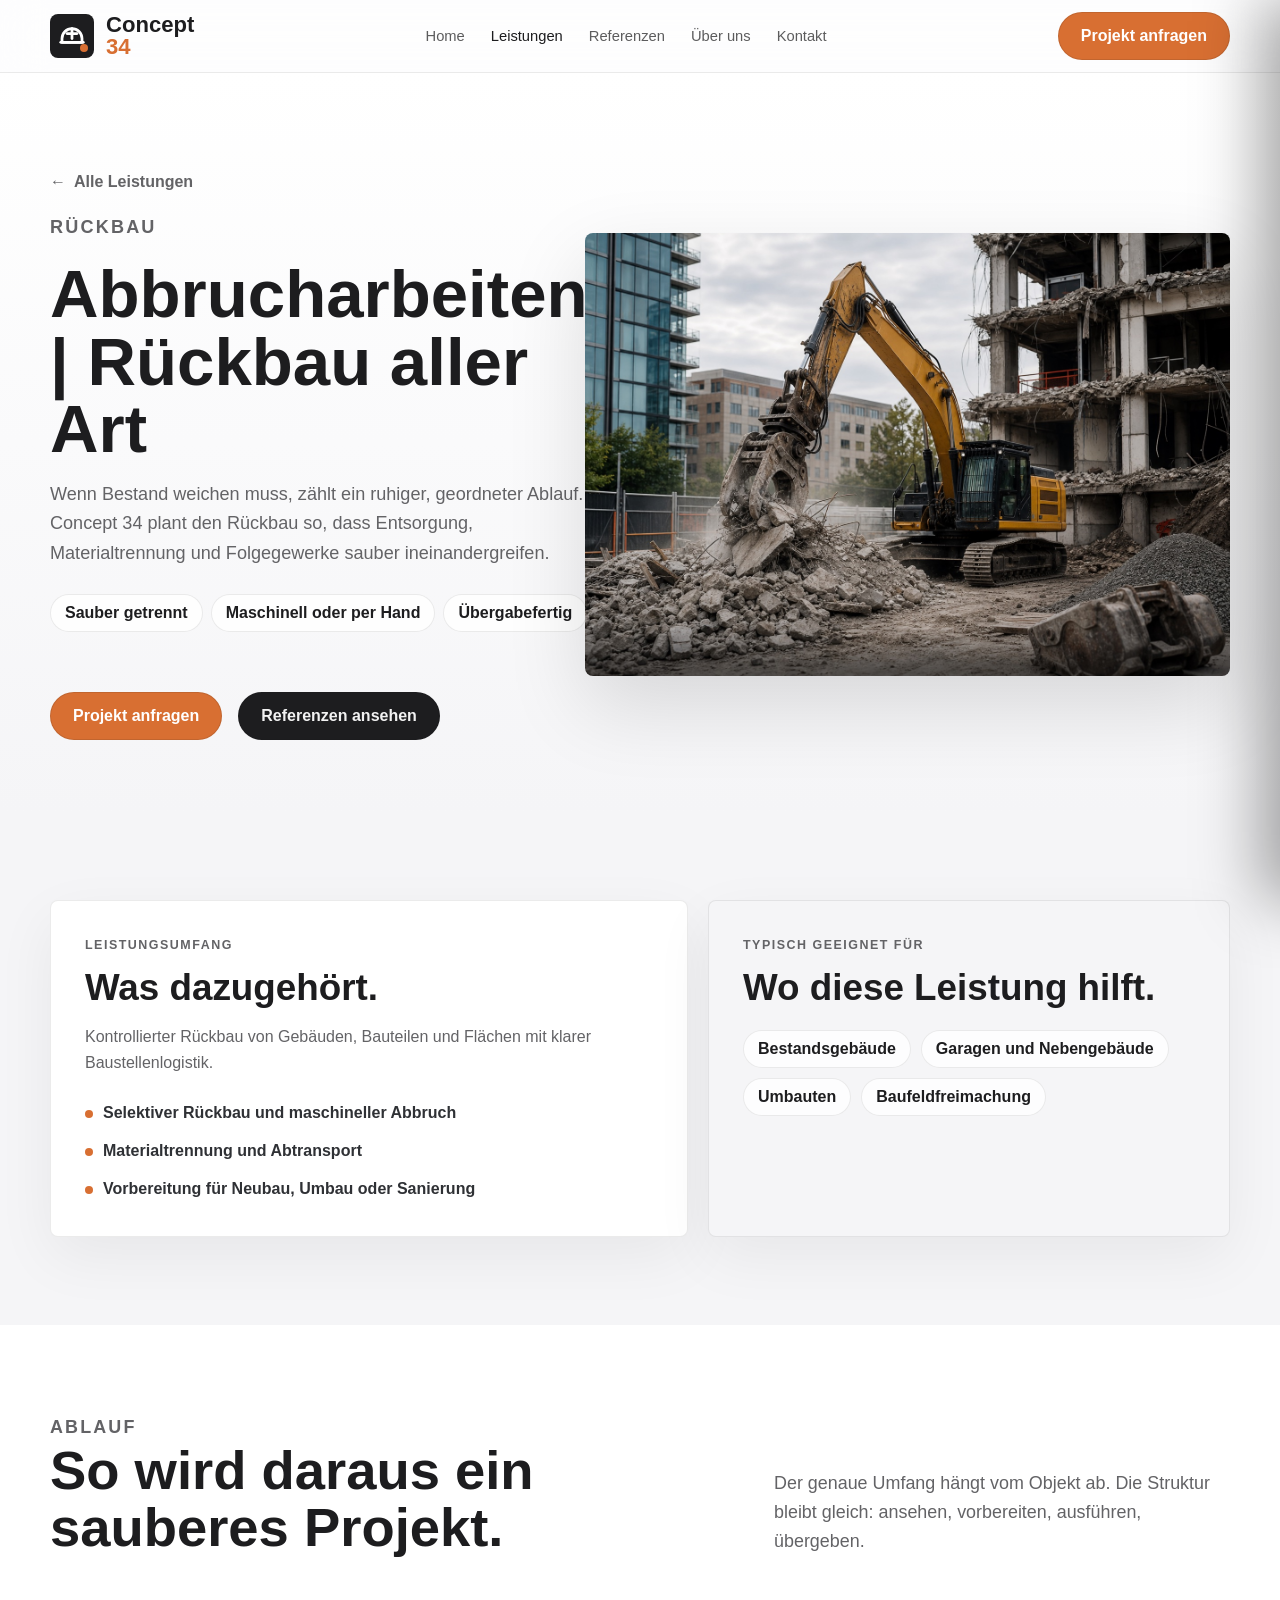
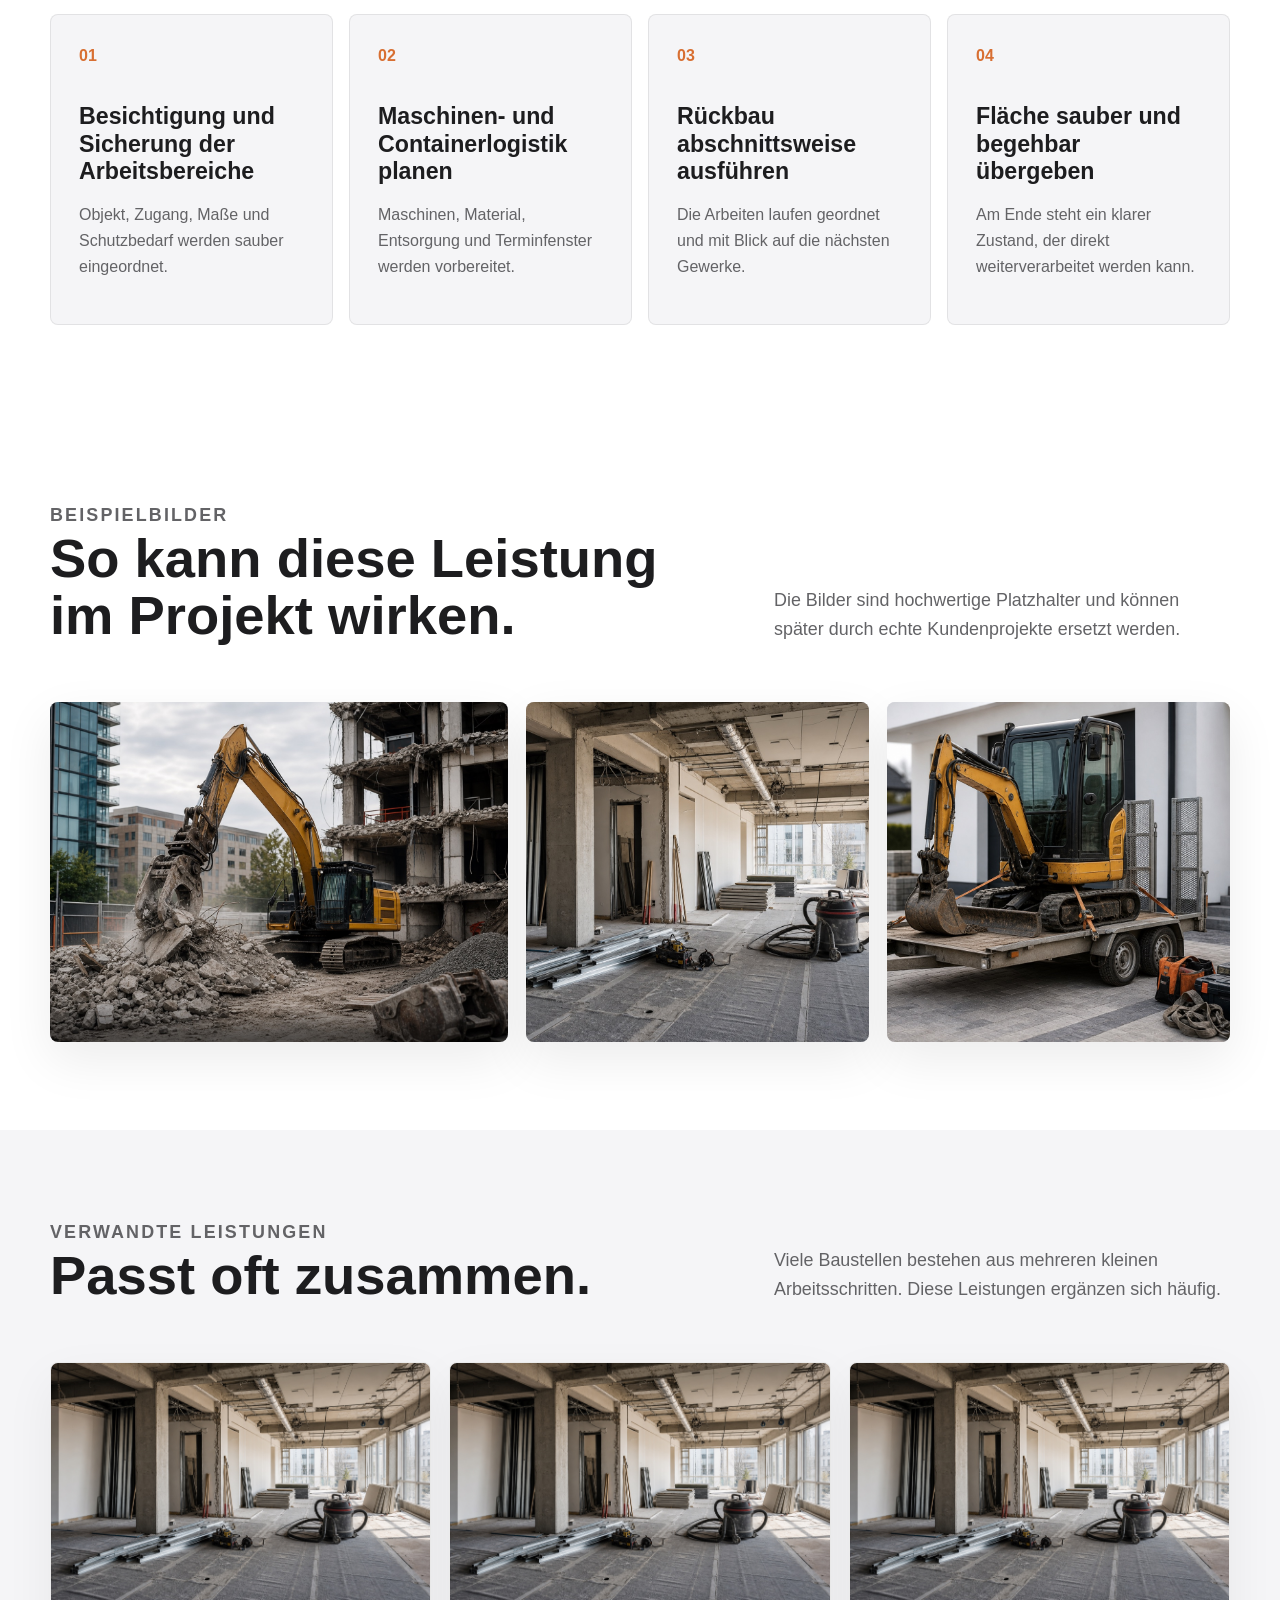
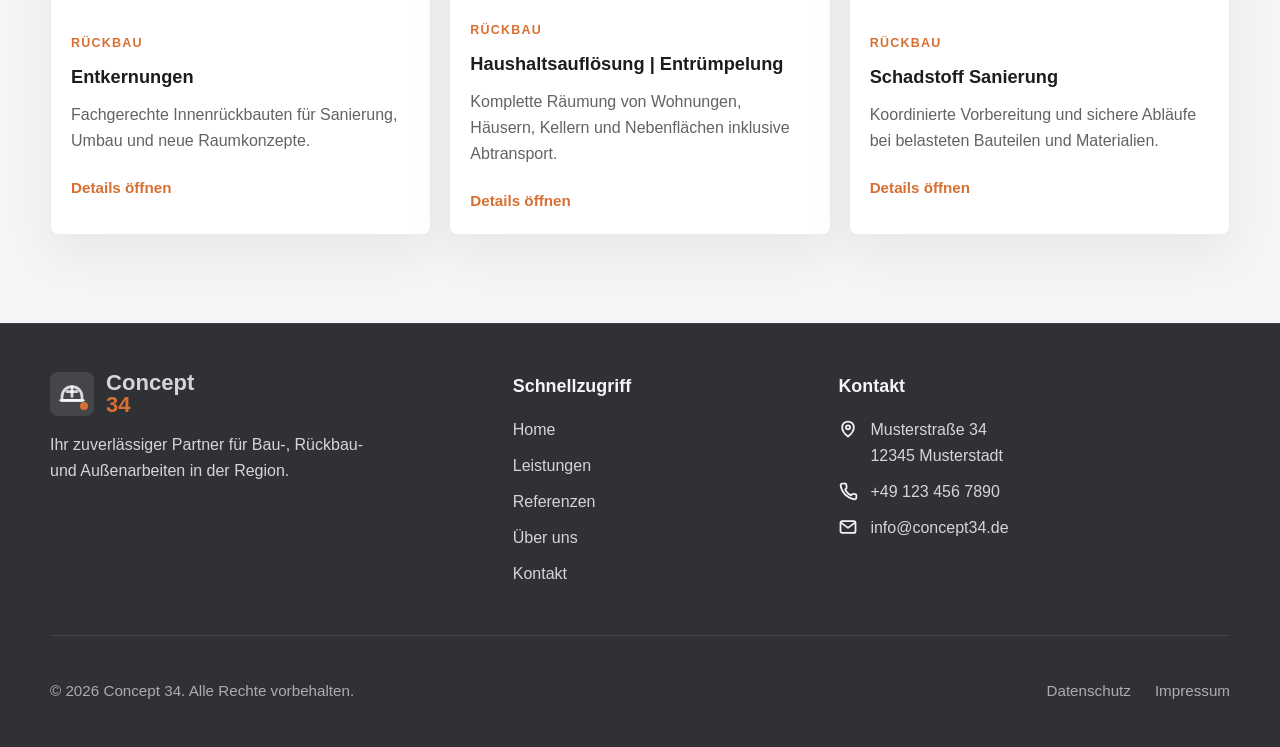
<file: leistung.html>
<!doctype html>
<html lang="de">
<head>
  <meta charset="UTF-8">
  <meta name="viewport" content="width=device-width, initial-scale=1.0">
  <title>Leistung - Concept 34</title>
  <meta name="description" content="Informationen zu den Leistungen von Concept 34.">
  <link rel="stylesheet" href="styles.css">
  <link rel="stylesheet" href="modern.css">
</head>
<body>
  <header class="site-header">
    <div class="container header-inner">
      <a class="logo" href="index.html" aria-label="Concept 34 Startseite"><span class="logo-mark"><svg viewBox="0 0 24 24" fill="none" stroke="currentColor" stroke-width="2.2" stroke-linecap="round" stroke-linejoin="round"><path d="M4 14a8 8 0 0 1 16 0v3H4z"/><path d="M12 6v8"/><path d="M8 10h8"/><path d="M3 17h18"/></svg></span><span class="logo-text"><span>Concept</span><span class="accent">34</span></span></a>
      <nav class="nav" aria-label="Hauptnavigation"><a data-nav href="index.html">Home</a><a data-nav href="leistungen.html">Leistungen</a><a data-nav href="referenzen.html">Referenzen</a><a data-nav href="ueber-uns.html">Über uns</a><a data-nav href="kontakt.html">Kontakt</a></nav>
      <div class="header-cta"><a class="btn btn-accent" href="kontakt.html">Projekt anfragen</a></div>
      <button class="mobile-toggle" type="button" aria-label="Menü öffnen" data-menu-open><svg viewBox="0 0 24 24" fill="none" stroke="currentColor" stroke-width="2.2" stroke-linecap="round"><path d="M4 7h16M4 12h16M4 17h16"/></svg></button>
    </div>
  </header>
  <div class="backdrop" data-backdrop></div>
  <aside class="mobile-menu" data-mobile-menu aria-label="Mobiles Menü"><button class="close" type="button" aria-label="Menü schließen" data-menu-close><svg viewBox="0 0 24 24" fill="none" stroke="currentColor" stroke-width="2.2" stroke-linecap="round"><path d="M6 6l12 12M18 6 6 18"/></svg></button><a class="logo" href="index.html" aria-label="Concept 34 Startseite"><span class="logo-mark"><svg viewBox="0 0 24 24" fill="none" stroke="currentColor" stroke-width="2.2" stroke-linecap="round" stroke-linejoin="round"><path d="M4 14a8 8 0 0 1 16 0v3H4z"/><path d="M12 6v8"/><path d="M8 10h8"/><path d="M3 17h18"/></svg></span><span class="logo-text"><span>Concept</span><span class="accent">34</span></span></a><nav><a data-nav href="index.html">Home</a><a data-nav href="leistungen.html">Leistungen</a><a data-nav href="referenzen.html">Referenzen</a><a data-nav href="ueber-uns.html">Über uns</a><a data-nav href="kontakt.html">Kontakt</a></nav><a class="btn btn-accent" style="width:100%;margin-top:22px" href="kontakt.html">Projekt anfragen</a></aside>

  <main data-service-detail>
    <section class="modern-page-hero">
      <div class="container">
        <p class="eyebrow">Leistung</p>
        <h1>Leistung wird geladen.</h1>
        <p>Die Detailseite wird vorbereitet.</p>
      </div>
    </section>
  </main>

  <footer class="site-footer">
    <div class="container footer-main">
      <div><a class="logo" href="index.html" aria-label="Concept 34 Startseite"><span class="logo-mark"><svg viewBox="0 0 24 24" fill="none" stroke="currentColor" stroke-width="2.2" stroke-linecap="round" stroke-linejoin="round"><path d="M4 14a8 8 0 0 1 16 0v3H4z"/><path d="M12 6v8"/><path d="M8 10h8"/><path d="M3 17h18"/></svg></span><span class="logo-text"><span>Concept</span><span class="accent">34</span></span></a><p style="max-width:320px;margin-top:16px">Ihr zuverlässiger Partner für Bau-, Rückbau- und Außenarbeiten in der Region.</p></div>
      <div><h3>Schnellzugriff</h3><div class="footer-links"><a href="index.html">Home</a><a href="leistungen.html">Leistungen</a><a href="referenzen.html">Referenzen</a><a href="ueber-uns.html">Über uns</a><a href="kontakt.html">Kontakt</a></div></div>
      <div><h3>Kontakt</h3><div class="footer-contact"><div class="row"><svg viewBox="0 0 24 24" fill="none" stroke="currentColor" stroke-width="2.1" stroke-linecap="round" stroke-linejoin="round"><path d="M12 21s7-5 7-11a7 7 0 0 0-14 0c0 6 7 11 7 11z"/><circle cx="12" cy="10" r="2.5"/></svg><span>Musterstraße 34<br>12345 Musterstadt</span></div><div class="row"><svg viewBox="0 0 24 24" fill="none" stroke="currentColor" stroke-width="2.1" stroke-linecap="round" stroke-linejoin="round"><path d="M22 16.92v3a2 2 0 0 1-2.18 2A19.8 19.8 0 0 1 3.1 5.18 2 2 0 0 1 5.08 3h3a2 2 0 0 1 2 1.72l.34 2.71a2 2 0 0 1-.57 1.72l-1.3 1.3a16 16 0 0 0 6.92 6.92l1.3-1.3a2 2 0 0 1 1.72-.57l2.71.34A2 2 0 0 1 22 16.92z"/></svg><span>+49 123 456 7890</span></div><div class="row"><svg viewBox="0 0 24 24" fill="none" stroke="currentColor" stroke-width="2.1" stroke-linecap="round" stroke-linejoin="round"><rect x="3" y="5" width="18" height="14" rx="2"/><path d="m4 7 8 6 8-6"/></svg><span>info@concept34.de</span></div></div></div>
    </div>
    <div class="container footer-bottom"><p>© 2026 Concept 34. Alle Rechte vorbehalten.</p><div style="display:flex;gap:24px;flex-wrap:wrap"><a href="datenschutz.html">Datenschutz</a><a href="impressum.html">Impressum</a></div></div>
  </footer>
  <script src="service-data.js"></script>
  <script src="script.js"></script>
</body>
</html>
</file>
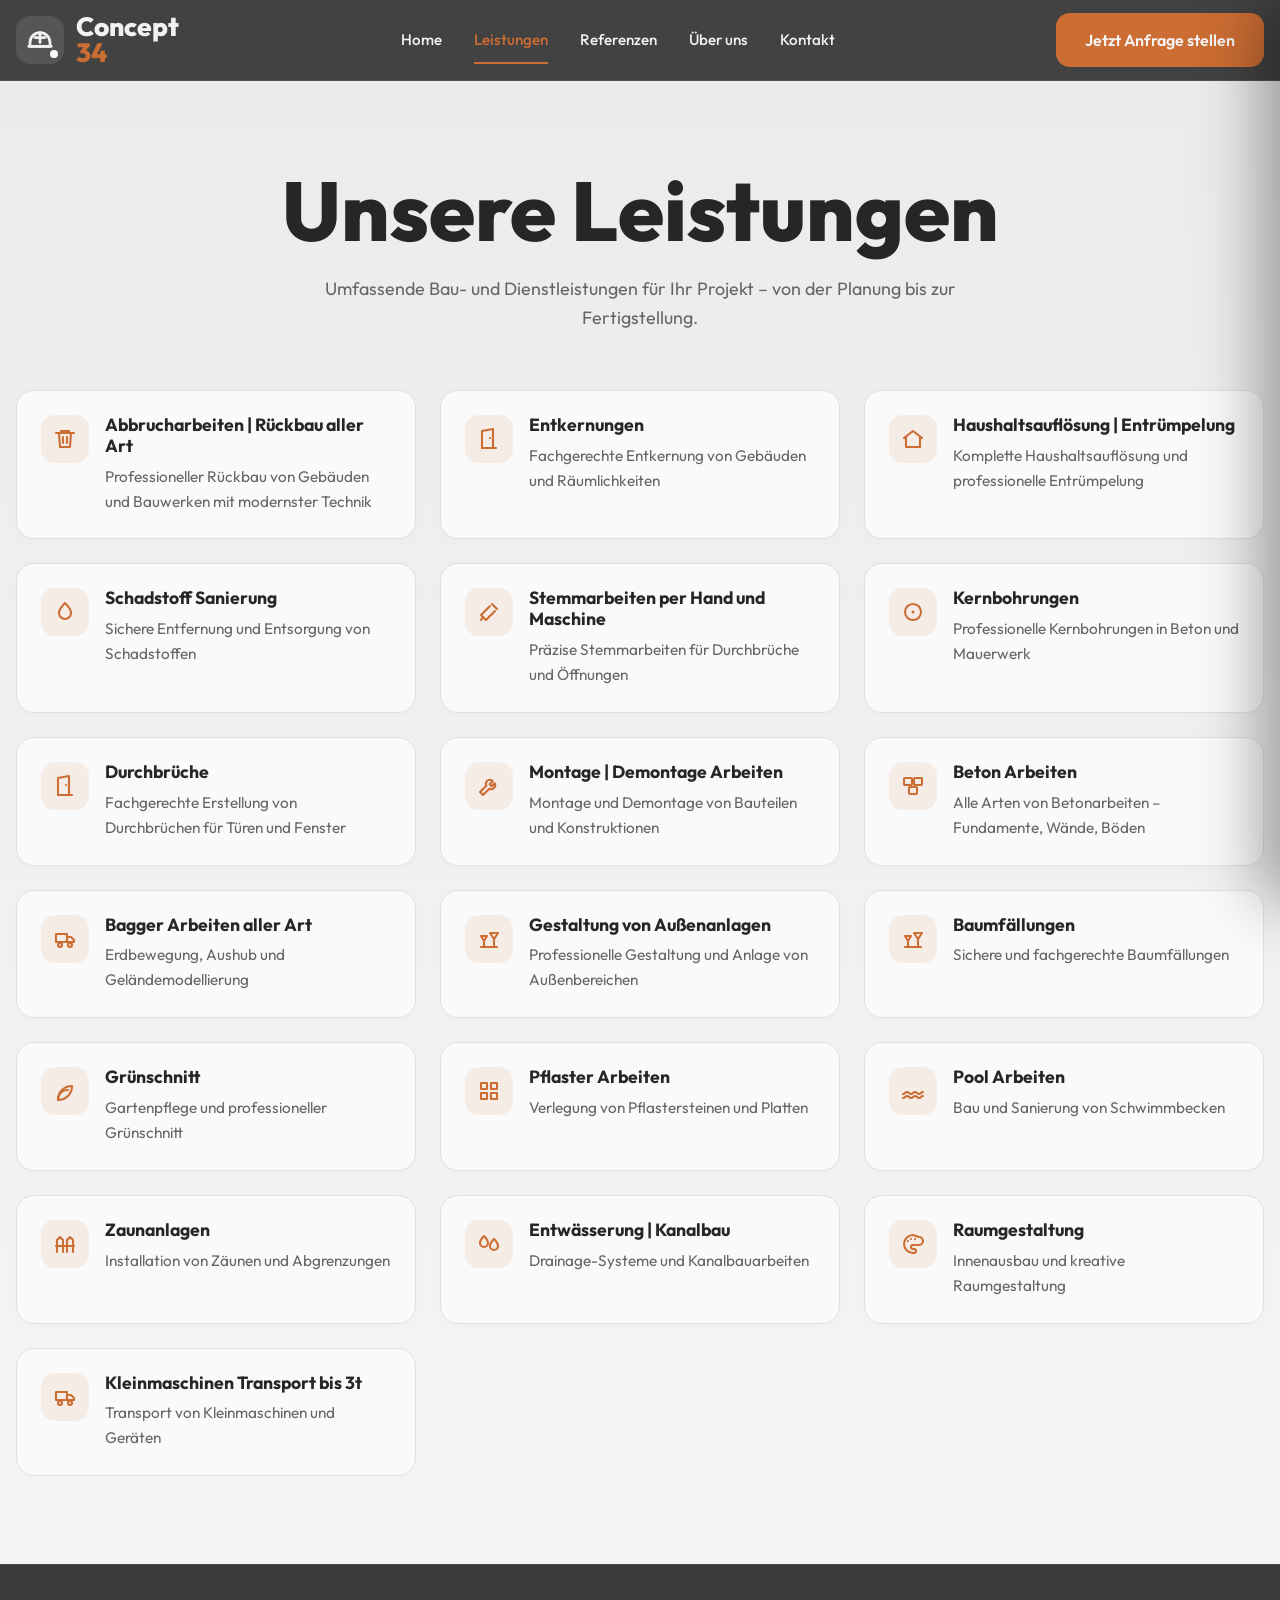
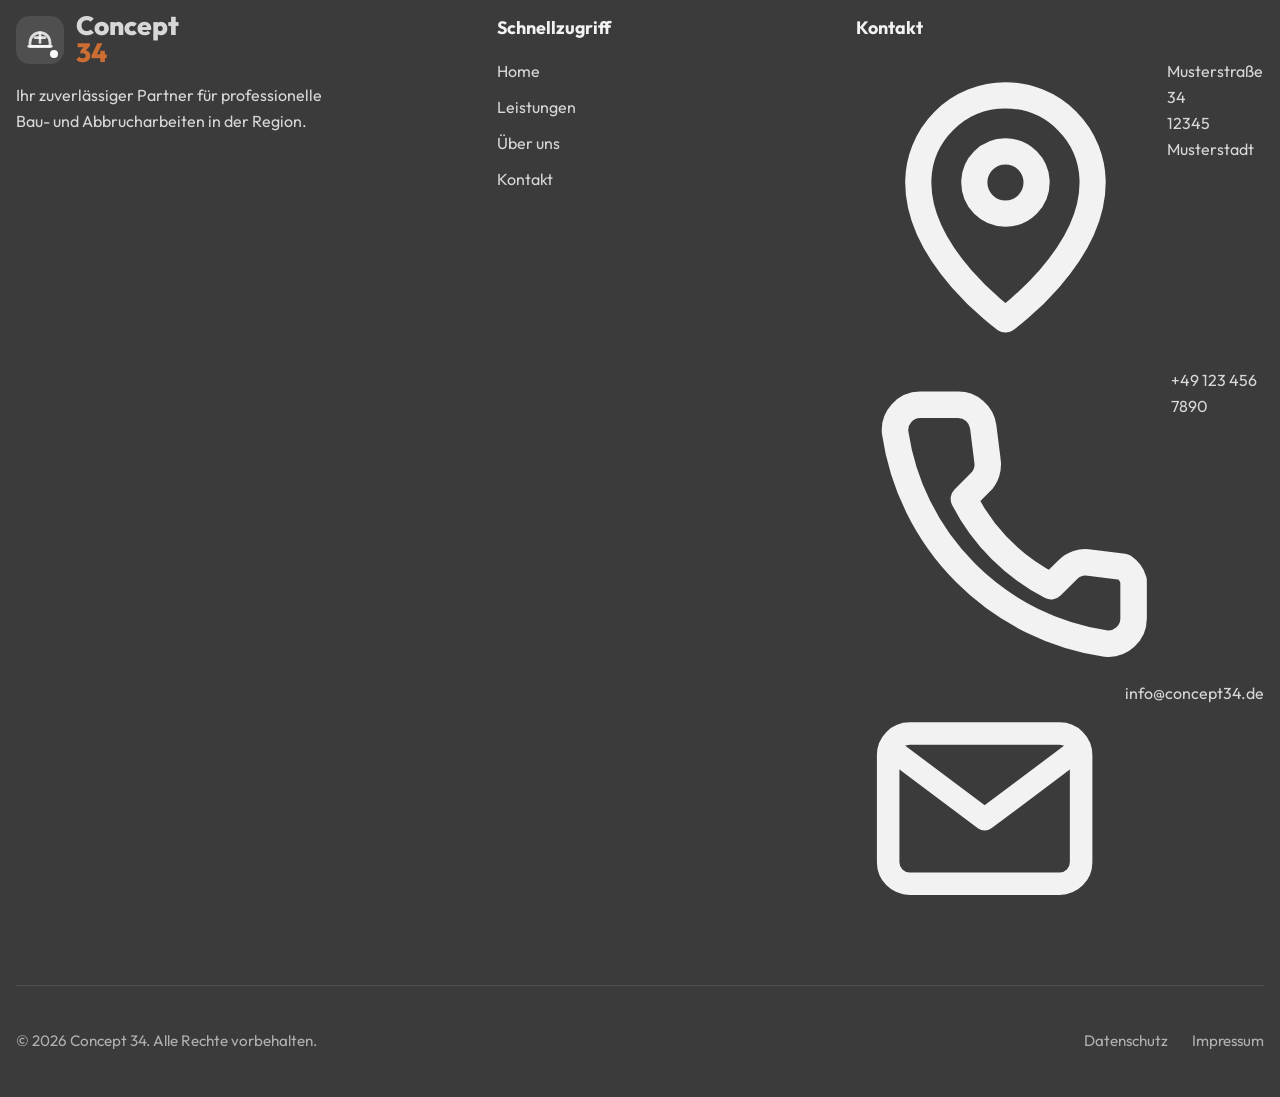
<file: leistungen.html>
<!doctype html><html lang="de"><head><meta charset="UTF-8"><meta name="viewport" content="width=device-width, initial-scale=1.0"><title>Unsere Leistungen – Concept 34</title><meta name="description" content="Entdecken Sie das umfassende Leistungsspektrum von Concept 34: Von Abbrucharbeiten über Baggerarbeiten bis hin zu Außenanlagengestaltung."><link rel="stylesheet" href="styles.css"></head><body><header class="site-header"><div class="container header-inner"><a class="logo" href="index.html" aria-label="Concept 34 Startseite"><span class="logo-mark"><svg viewBox="0 0 24 24" fill="none" stroke="currentColor" stroke-width="2.2" stroke-linecap="round" stroke-linejoin="round"><path d="M4 14a8 8 0 0 1 16 0v3H4z"/><path d="M12 6v8"/><path d="M8 10h8"/><path d="M3 17h18"/></svg></span><span class="logo-text"><span>Concept</span><span class="accent">34</span></span></a><nav class="nav" aria-label="Hauptnavigation"><a data-nav href="index.html">Home</a><a data-nav href="leistungen.html">Leistungen</a><a data-nav href="referenzen.html">Referenzen</a><a data-nav href="ueber-uns.html">Über uns</a><a data-nav href="kontakt.html">Kontakt</a></nav><div class="header-cta"><a class="btn btn-accent" href="kontakt.html">Jetzt Anfrage stellen</a></div><button class="mobile-toggle" type="button" aria-label="Menü öffnen" data-menu-open><svg viewBox="0 0 24 24" fill="none" stroke="currentColor" stroke-width="2.2" stroke-linecap="round"><path d="M4 7h16M4 12h16M4 17h16"/></svg></button></div></header><div class="backdrop" data-backdrop></div><aside class="mobile-menu" data-mobile-menu aria-label="Mobiles Menü"><button class="close" type="button" aria-label="Menü schließen" data-menu-close><svg viewBox="0 0 24 24" fill="none" stroke="currentColor" stroke-width="2.2" stroke-linecap="round"><path d="M6 6l12 12M18 6 6 18"/></svg></button><a class="logo" href="index.html" aria-label="Concept 34 Startseite"><span class="logo-mark"><svg viewBox="0 0 24 24" fill="none" stroke="currentColor" stroke-width="2.2" stroke-linecap="round" stroke-linejoin="round"><path d="M4 14a8 8 0 0 1 16 0v3H4z"/><path d="M12 6v8"/><path d="M8 10h8"/><path d="M3 17h18"/></svg></span><span class="logo-text"><span>Concept</span><span class="accent">34</span></span></a><nav><a data-nav href="index.html">Home</a><a data-nav href="leistungen.html">Leistungen</a><a data-nav href="referenzen.html">Referenzen</a><a data-nav href="ueber-uns.html">Über uns</a><a data-nav href="kontakt.html">Kontakt</a></nav><p style="margin:22px 0 0;color:rgba(255,255,255,.72)">Baudienstleistungen, Abbrucharbeiten und Außenanlagen in starkem anthrazit-orangen Look – jetzt als reine HTML/CSS/JS-Version.</p><a class="btn btn-accent" style="width:100%;margin-top:22px" href="kontakt.html">Jetzt Anfrage stellen</a></aside><main><section class="section section-gradient"><div class="container"><div class="section-head reveal in-view"><h1>Unsere Leistungen</h1><p>Umfassende Bau- und Dienstleistungen für Ihr Projekt – von der Planung bis zur Fertigstellung.</p></div><div class="grid-3"><article class="card service-card reveal reveal-delay-1"><div class="card-pad-md"><div class="card-icon-row" style="gap:16px"><div class="icon-box sm"><svg viewBox="0 0 24 24" fill="none" stroke="currentColor" stroke-width="2.1" stroke-linecap="round" stroke-linejoin="round"><path d="M3 6h18"/><path d="M8 6V4h8v2"/><path d="M6 6l1 14h10l1-14"/><path d="M10 10v6M14 10v6"/></svg></div><div><h3>Abbrucharbeiten | Rückbau aller Art</h3><p>Professioneller Rückbau von Gebäuden und Bauwerken mit modernster Technik</p></div></div></div></article><article class="card service-card reveal reveal-delay-2"><div class="card-pad-md"><div class="card-icon-row" style="gap:16px"><div class="icon-box sm"><svg viewBox="0 0 24 24" fill="none" stroke="currentColor" stroke-width="2.1" stroke-linecap="round" stroke-linejoin="round"><path d="M5 21V4l11-2v19"/><path d="M5 21h14"/><path d="M13 11h.01"/></svg></div><div><h3>Entkernungen</h3><p>Fachgerechte Entkernung von Gebäuden und Räumlichkeiten</p></div></div></div></article><article class="card service-card reveal reveal-delay-3"><div class="card-pad-md"><div class="card-icon-row" style="gap:16px"><div class="icon-box sm"><svg viewBox="0 0 24 24" fill="none" stroke="currentColor" stroke-width="2.1" stroke-linecap="round" stroke-linejoin="round"><path d="M3 11 12 4l9 7"/><path d="M5 10v10h14V10"/></svg></div><div><h3>Haushaltsauflösung | Entrümpelung</h3><p>Komplette Haushaltsauflösung und professionelle Entrümpelung</p></div></div></div></article><article class="card service-card reveal reveal-delay-4"><div class="card-pad-md"><div class="card-icon-row" style="gap:16px"><div class="icon-box sm"><svg viewBox="0 0 24 24" fill="none" stroke="currentColor" stroke-width="2.1" stroke-linecap="round" stroke-linejoin="round"><path d="M12 3s6 6 6 10a6 6 0 0 1-12 0c0-4 6-10 6-10z"/></svg></div><div><h3>Schadstoff Sanierung</h3><p>Sichere Entfernung und Entsorgung von Schadstoffen</p></div></div></div></article><article class="card service-card reveal reveal-delay-5"><div class="card-pad-md"><div class="card-icon-row" style="gap:16px"><div class="icon-box sm"><svg viewBox="0 0 24 24" fill="none" stroke="currentColor" stroke-width="2.1" stroke-linecap="round" stroke-linejoin="round"><path d="m15 4 5 5"/><path d="M13 6 4 15l5 5 9-9"/><path d="m6 17-2 3"/></svg></div><div><h3>Stemmarbeiten per Hand und Maschine</h3><p>Präzise Stemmarbeiten für Durchbrüche und Öffnungen</p></div></div></div></article><article class="card service-card reveal reveal-delay-1"><div class="card-pad-md"><div class="card-icon-row" style="gap:16px"><div class="icon-box sm"><svg viewBox="0 0 24 24" fill="none" stroke="currentColor" stroke-width="2.1" stroke-linecap="round"><circle cx="12" cy="12" r="8"/><circle cx="12" cy="12" r="1.5" fill="currentColor" stroke="none"/></svg></div><div><h3>Kernbohrungen</h3><p>Professionelle Kernbohrungen in Beton und Mauerwerk</p></div></div></div></article><article class="card service-card reveal reveal-delay-2"><div class="card-pad-md"><div class="card-icon-row" style="gap:16px"><div class="icon-box sm"><svg viewBox="0 0 24 24" fill="none" stroke="currentColor" stroke-width="2.1" stroke-linecap="round" stroke-linejoin="round"><path d="M5 21V4l11-2v19"/><path d="M5 21h14"/><path d="M13 11h.01"/></svg></div><div><h3>Durchbrüche</h3><p>Fachgerechte Erstellung von Durchbrüchen für Türen und Fenster</p></div></div></div></article><article class="card service-card reveal reveal-delay-3"><div class="card-pad-md"><div class="card-icon-row" style="gap:16px"><div class="icon-box sm"><svg viewBox="0 0 24 24" fill="none" stroke="currentColor" stroke-width="2.1" stroke-linecap="round" stroke-linejoin="round"><path d="M14.7 6.3a4 4 0 0 0-5.4 5.4L3 18l3 3 6.3-6.3a4 4 0 0 0 5.4-5.4l-3 3-2-2 3-3z"/></svg></div><div><h3>Montage | Demontage Arbeiten</h3><p>Montage und Demontage von Bauteilen und Konstruktionen</p></div></div></div></article><article class="card service-card reveal reveal-delay-4"><div class="card-pad-md"><div class="card-icon-row" style="gap:16px"><div class="icon-box sm"><svg viewBox="0 0 24 24" fill="none" stroke="currentColor" stroke-width="2.1" stroke-linecap="round" stroke-linejoin="round"><rect x="3" y="4" width="8" height="7" rx="1"/><rect x="13" y="4" width="8" height="7" rx="1"/><rect x="8" y="13" width="8" height="7" rx="1"/></svg></div><div><h3>Beton Arbeiten</h3><p>Alle Arten von Betonarbeiten – Fundamente, Wände, Böden</p></div></div></div></article><article class="card service-card reveal reveal-delay-5"><div class="card-pad-md"><div class="card-icon-row" style="gap:16px"><div class="icon-box sm"><svg viewBox="0 0 24 24" fill="none" stroke="currentColor" stroke-width="2.1" stroke-linecap="round" stroke-linejoin="round"><path d="M3 7h11v8H3z"/><path d="M14 10h4l3 3v2h-7z"/><circle cx="7" cy="18" r="2"/><circle cx="17" cy="18" r="2"/></svg></div><div><h3>Bagger Arbeiten aller Art</h3><p>Erdbewegung, Aushub und Geländemodellierung</p></div></div></div></article><article class="card service-card reveal reveal-delay-1"><div class="card-pad-md"><div class="card-icon-row" style="gap:16px"><div class="icon-box sm"><svg viewBox="0 0 24 24" fill="none" stroke="currentColor" stroke-width="2.1" stroke-linecap="round" stroke-linejoin="round"><path d="M7 14 4 9h6l-3 5z"/><path d="M17 12 13 6h8l-4 6z"/><path d="M7 14v6M17 12v8"/><path d="M4 20h16"/></svg></div><div><h3>Gestaltung von Außenanlagen</h3><p>Professionelle Gestaltung und Anlage von Außenbereichen</p></div></div></div></article><article class="card service-card reveal reveal-delay-2"><div class="card-pad-md"><div class="card-icon-row" style="gap:16px"><div class="icon-box sm"><svg viewBox="0 0 24 24" fill="none" stroke="currentColor" stroke-width="2.1" stroke-linecap="round" stroke-linejoin="round"><path d="M7 14 4 9h6l-3 5z"/><path d="M17 12 13 6h8l-4 6z"/><path d="M7 14v6M17 12v8"/><path d="M4 20h16"/></svg></div><div><h3>Baumfällungen</h3><p>Sichere und fachgerechte Baumfällungen</p></div></div></div></article><article class="card service-card reveal reveal-delay-3"><div class="card-pad-md"><div class="card-icon-row" style="gap:16px"><div class="icon-box sm"><svg viewBox="0 0 24 24" fill="none" stroke="currentColor" stroke-width="2.1" stroke-linecap="round" stroke-linejoin="round"><path d="M5 21c8 0 14-6 14-14C11 7 5 13 5 21z"/><path d="M5 21c0-6 4-10 10-10"/></svg></div><div><h3>Grünschnitt</h3><p>Gartenpflege und professioneller Grünschnitt</p></div></div></div></article><article class="card service-card reveal reveal-delay-4"><div class="card-pad-md"><div class="card-icon-row" style="gap:16px"><div class="icon-box sm"><svg viewBox="0 0 24 24" fill="none" stroke="currentColor" stroke-width="2.1" stroke-linecap="round" stroke-linejoin="round"><path d="M4 4h6v6H4zM14 4h6v6h-6zM4 14h6v6H4zM14 14h6v6h-6z"/></svg></div><div><h3>Pflaster Arbeiten</h3><p>Verlegung von Pflastersteinen und Platten</p></div></div></div></article><article class="card service-card reveal reveal-delay-5"><div class="card-pad-md"><div class="card-icon-row" style="gap:16px"><div class="icon-box sm"><svg viewBox="0 0 24 24" fill="none" stroke="currentColor" stroke-width="2.1" stroke-linecap="round"><path d="M2 15c2 0 2-2 4-2s2 2 4 2 2-2 4-2 2 2 4 2 2-2 4-2"/><path d="M2 19c2 0 2-2 4-2s2 2 4 2 2-2 4-2 2 2 4 2 2-2 4-2"/></svg></div><div><h3>Pool Arbeiten</h3><p>Bau und Sanierung von Schwimmbecken</p></div></div></div></article><article class="card service-card reveal reveal-delay-1"><div class="card-pad-md"><div class="card-icon-row" style="gap:16px"><div class="icon-box sm"><svg viewBox="0 0 24 24" fill="none" stroke="currentColor" stroke-width="2.1" stroke-linecap="round" stroke-linejoin="round"><path d="M4 20V8l3-3 3 3v12M14 20V8l3-3 3 3v12M3 14h18"/></svg></div><div><h3>Zaunanlagen</h3><p>Installation von Zäunen und Abgrenzungen</p></div></div></div></article><article class="card service-card reveal reveal-delay-2"><div class="card-pad-md"><div class="card-icon-row" style="gap:16px"><div class="icon-box sm"><svg viewBox="0 0 24 24" fill="none" stroke="currentColor" stroke-width="2.1" stroke-linecap="round" stroke-linejoin="round"><path d="M7 4s4 4 4 7a4 4 0 0 1-8 0c0-3 4-7 4-7z"/><path d="M17 7s4 4 4 7a4 4 0 0 1-8 0c0-3 4-7 4-7z"/></svg></div><div><h3>Entwässerung | Kanalbau</h3><p>Drainage-Systeme und Kanalbauarbeiten</p></div></div></div></article><article class="card service-card reveal reveal-delay-3"><div class="card-pad-md"><div class="card-icon-row" style="gap:16px"><div class="icon-box sm"><svg viewBox="0 0 24 24" fill="none" stroke="currentColor" stroke-width="2.1" stroke-linecap="round" stroke-linejoin="round"><path d="M12 3a9 9 0 0 0 0 18h1a2 2 0 0 0 0-4h-1a2 2 0 0 1 0-4h6a4 4 0 0 0 0-8z"/><path d="M7 9h.01M10 7h.01M14 7h.01"/></svg></div><div><h3>Raumgestaltung</h3><p>Innenausbau und kreative Raumgestaltung</p></div></div></div></article><article class="card service-card reveal reveal-delay-4"><div class="card-pad-md"><div class="card-icon-row" style="gap:16px"><div class="icon-box sm"><svg viewBox="0 0 24 24" fill="none" stroke="currentColor" stroke-width="2.1" stroke-linecap="round" stroke-linejoin="round"><path d="M3 7h11v8H3z"/><path d="M14 10h4l3 3v2h-7z"/><circle cx="7" cy="18" r="2"/><circle cx="17" cy="18" r="2"/></svg></div><div><h3>Kleinmaschinen Transport bis 3t</h3><p>Transport von Kleinmaschinen und Geräten</p></div></div></div></article></div></div></section></main><footer class="site-footer"><div class="container footer-main"><div><a class="logo" href="index.html" aria-label="Concept 34 Startseite"><span class="logo-mark"><svg viewBox="0 0 24 24" fill="none" stroke="currentColor" stroke-width="2.2" stroke-linecap="round" stroke-linejoin="round"><path d="M4 14a8 8 0 0 1 16 0v3H4z"/><path d="M12 6v8"/><path d="M8 10h8"/><path d="M3 17h18"/></svg></span><span class="logo-text"><span>Concept</span><span class="accent">34</span></span></a><p style="max-width:320px;margin-top:16px">Ihr zuverlässiger Partner für professionelle Bau- und Abbrucharbeiten in der Region.</p></div><div><h3>Schnellzugriff</h3><div class="footer-links"><a href="index.html">Home</a><a href="leistungen.html">Leistungen</a><a href="ueber-uns.html">Über uns</a><a href="kontakt.html">Kontakt</a></div></div><div><h3>Kontakt</h3><div class="footer-contact"><div class="row"><svg viewBox="0 0 24 24" fill="none" stroke="currentColor" stroke-width="2.1" stroke-linecap="round" stroke-linejoin="round"><path d="M12 21s7-5 7-11a7 7 0 0 0-14 0c0 6 7 11 7 11z"/><circle cx="12" cy="10" r="2.5"/></svg><span>Musterstraße 34<br>12345 Musterstadt</span></div><div class="row"><svg viewBox="0 0 24 24" fill="none" stroke="currentColor" stroke-width="2.1" stroke-linecap="round" stroke-linejoin="round"><path d="M22 16.92v3a2 2 0 0 1-2.18 2A19.8 19.8 0 0 1 3.1 5.18 2 2 0 0 1 5.08 3h3a2 2 0 0 1 2 1.72l.34 2.71a2 2 0 0 1-.57 1.72l-1.3 1.3a16 16 0 0 0 6.92 6.92l1.3-1.3a2 2 0 0 1 1.72-.57l2.71.34A2 2 0 0 1 22 16.92z"/></svg><span>+49 123 456 7890</span></div><div class="row"><svg viewBox="0 0 24 24" fill="none" stroke="currentColor" stroke-width="2.1" stroke-linecap="round" stroke-linejoin="round"><rect x="3" y="5" width="18" height="14" rx="2"/><path d="m4 7 8 6 8-6"/></svg><span>info@concept34.de</span></div></div></div></div><div class="container footer-bottom"><p>© 2026 Concept 34. Alle Rechte vorbehalten.</p><div style="display:flex;gap:24px;flex-wrap:wrap"><a href="#">Datenschutz</a><a href="#">Impressum</a></div></div></footer><script src="script.js"></script></body></html>
</file>
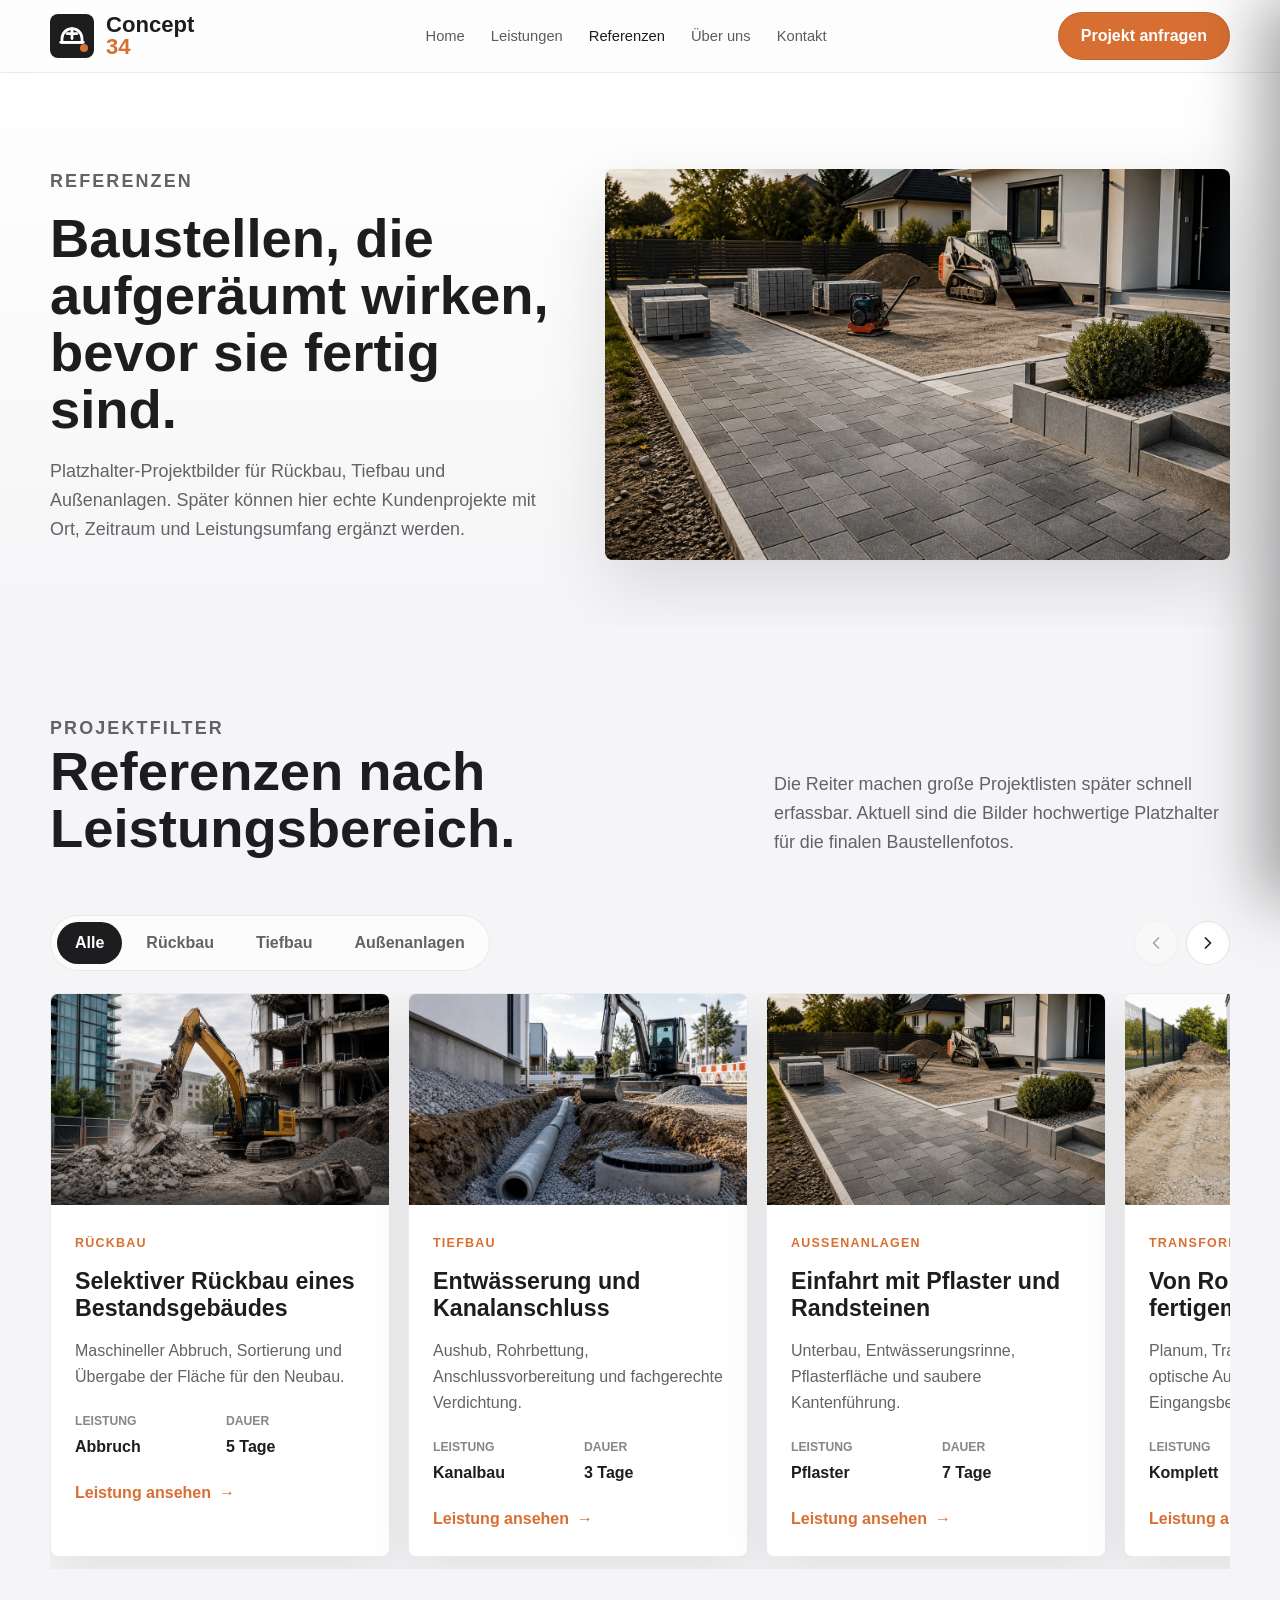
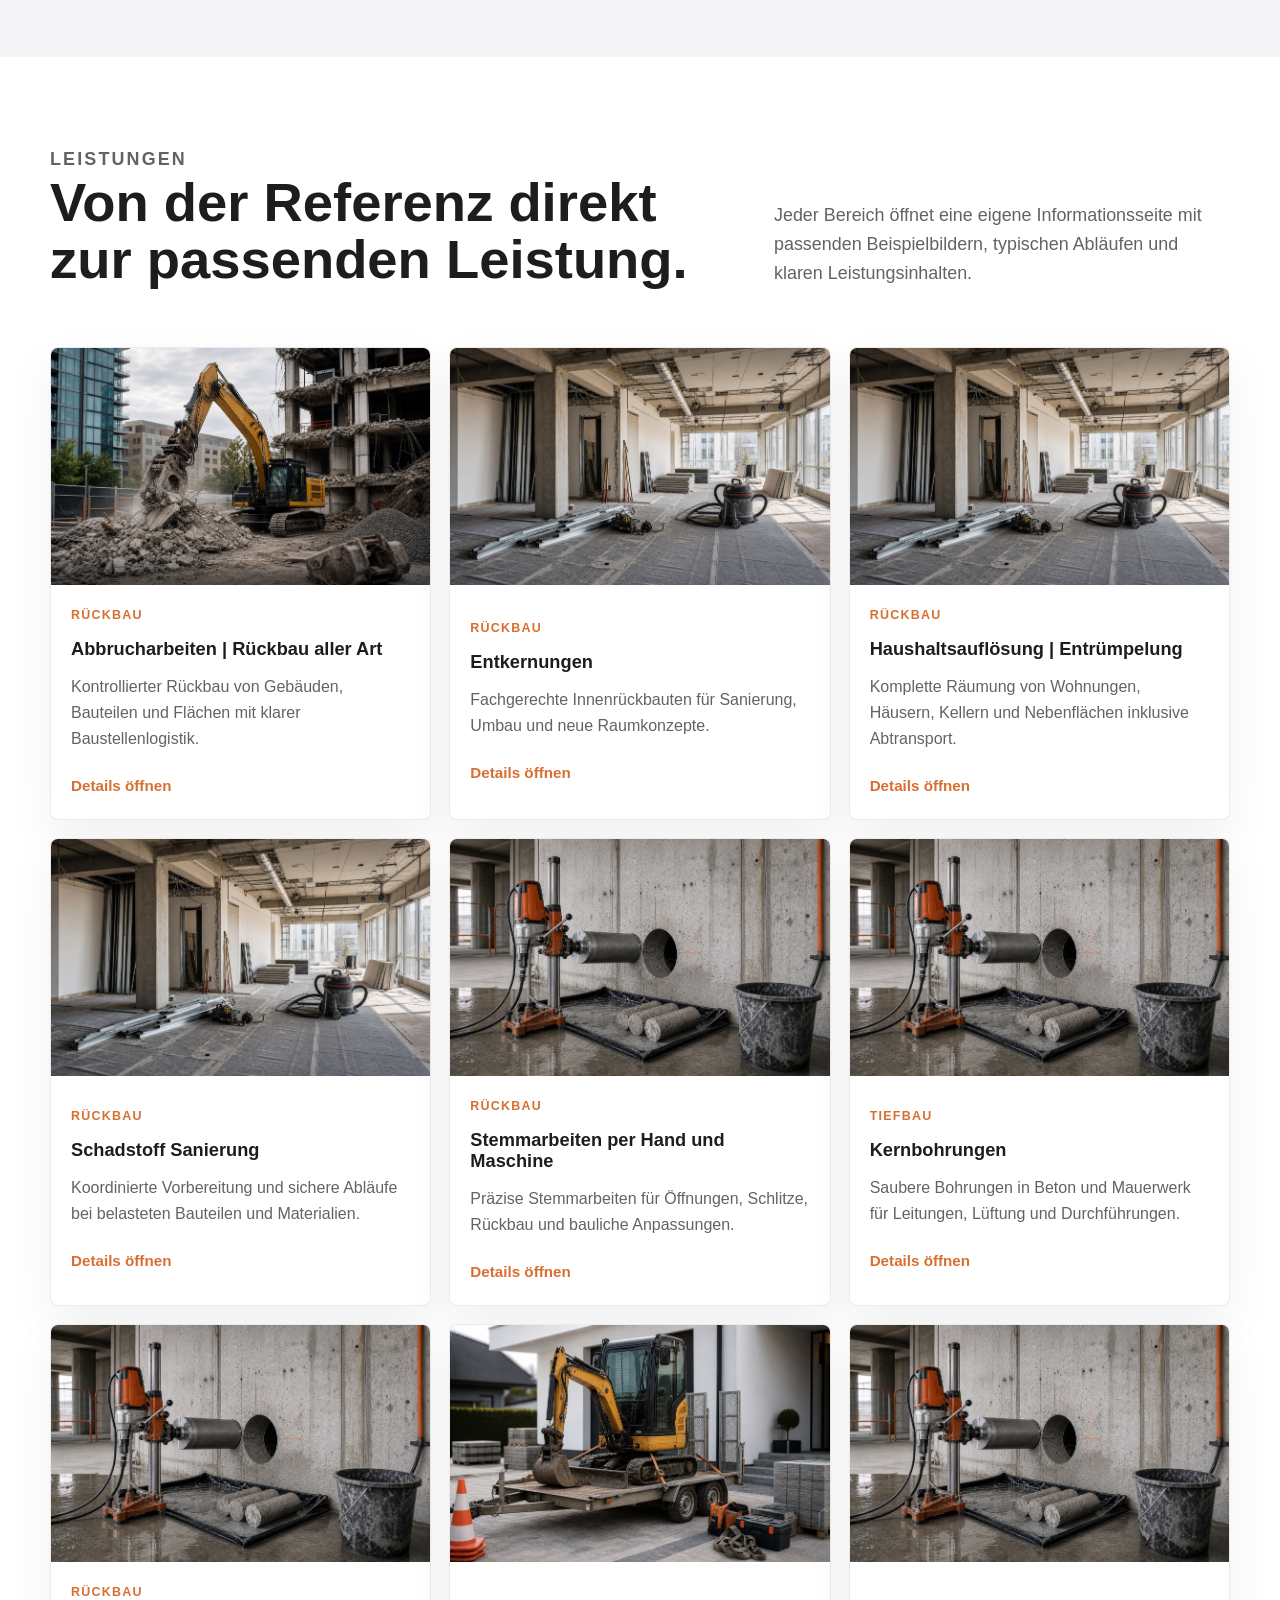
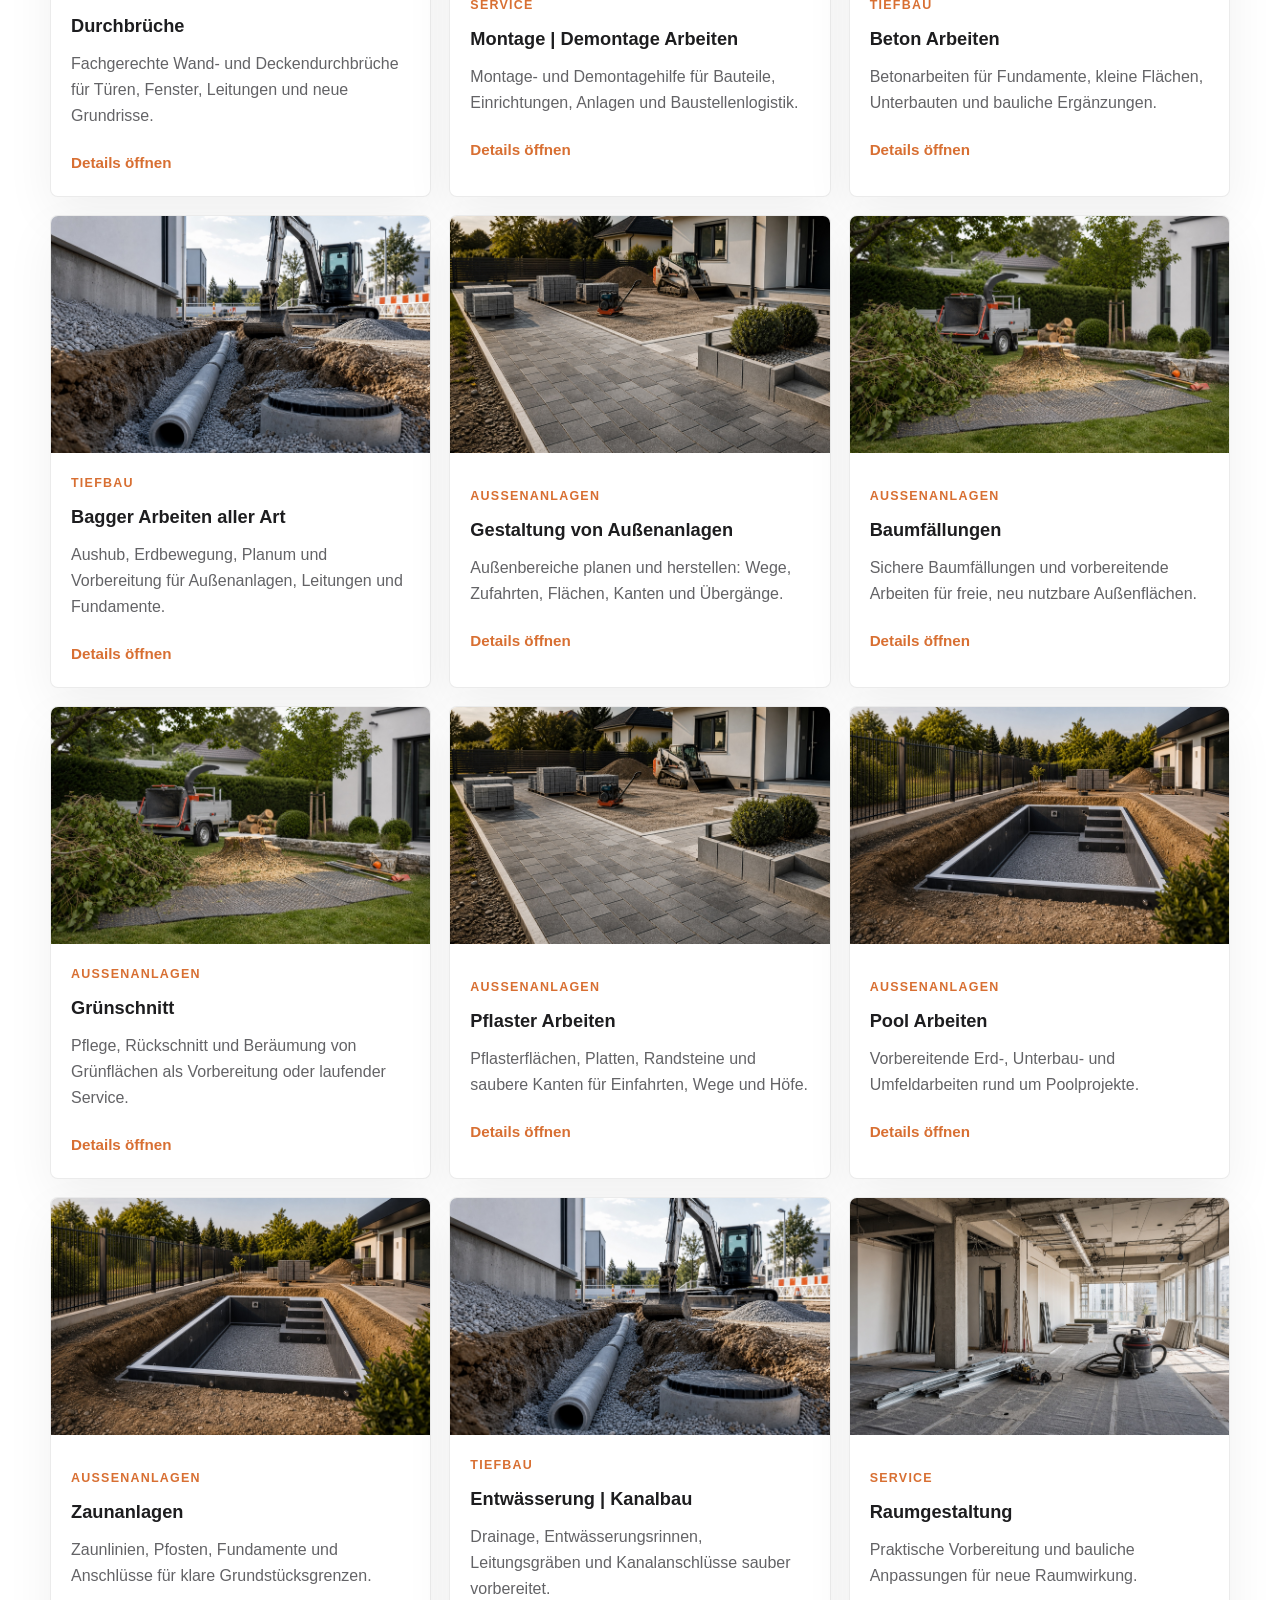
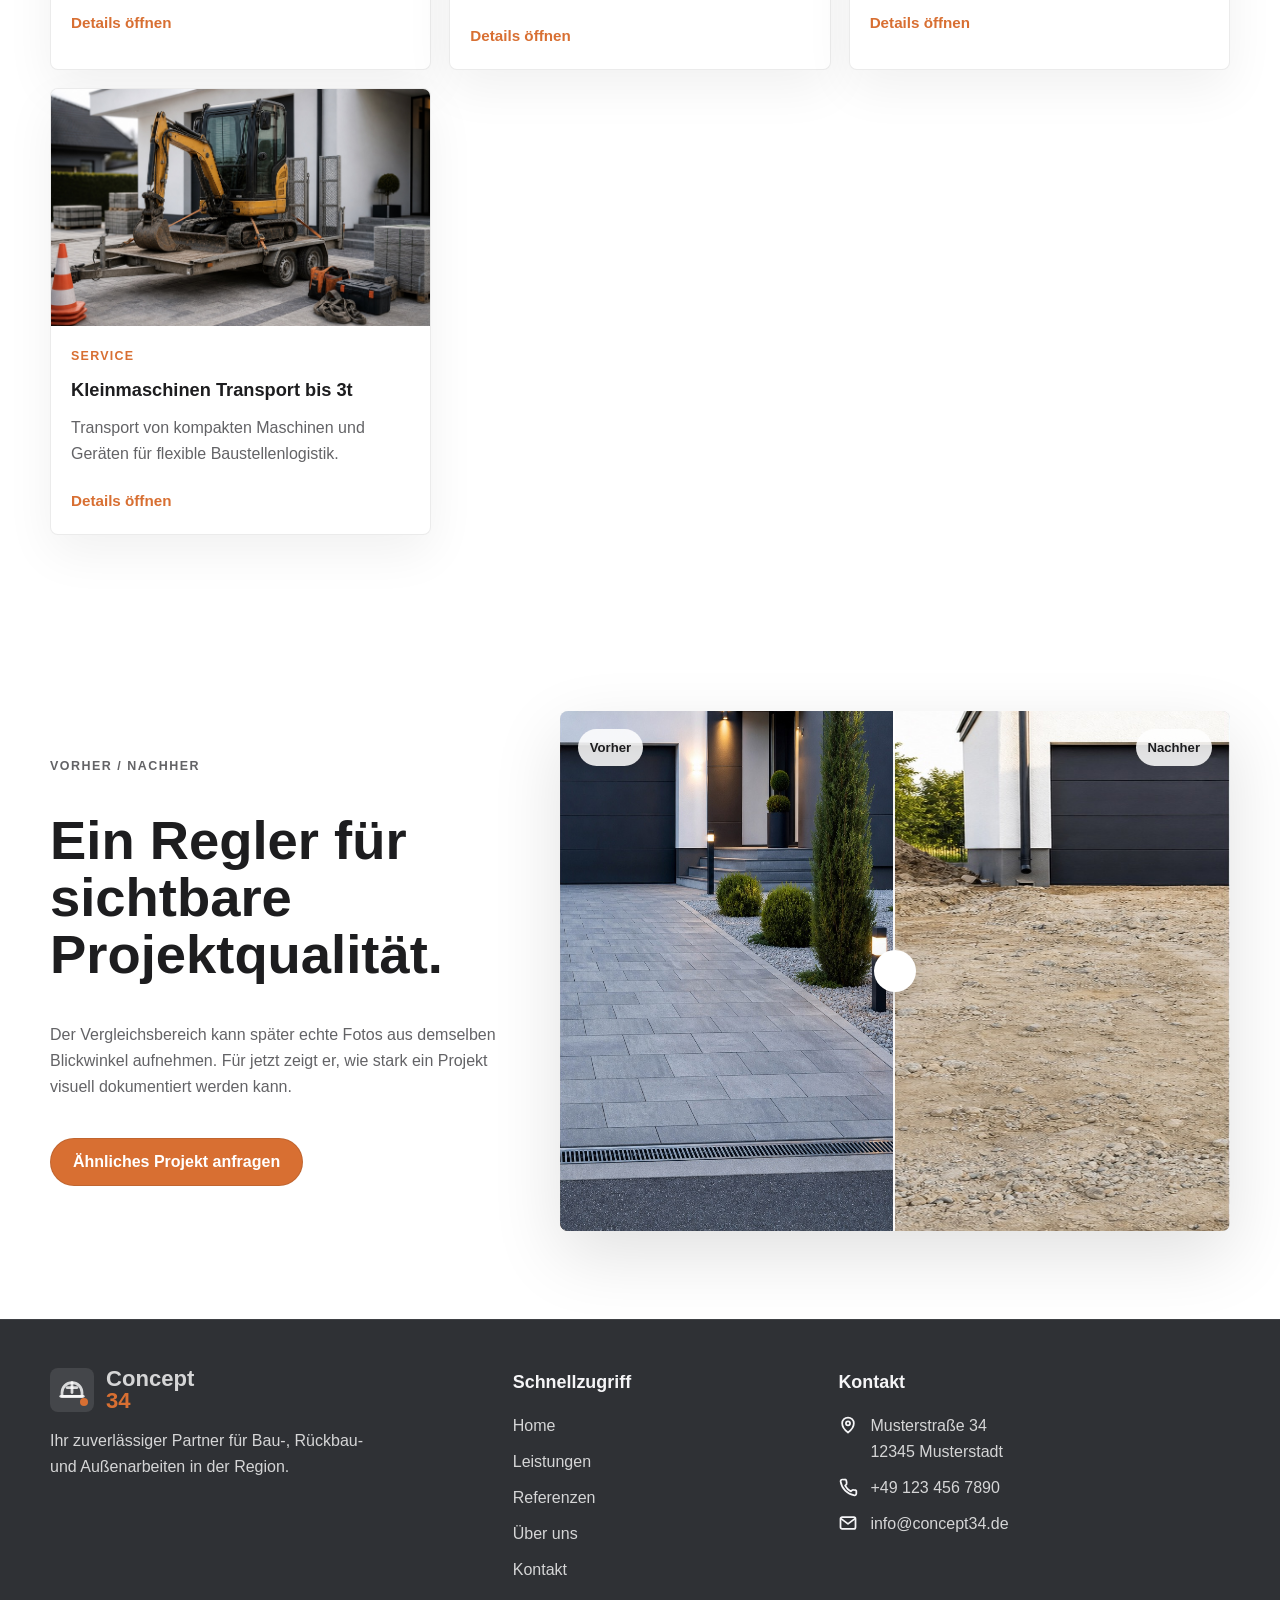
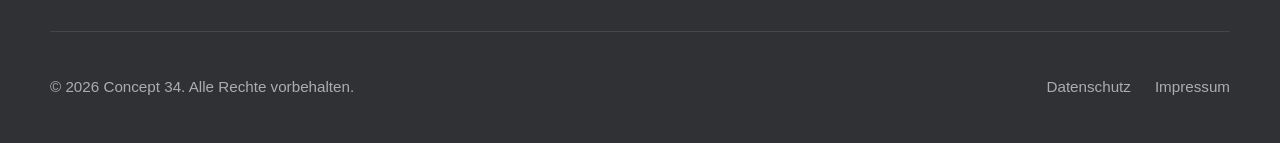
<file: referenzen.html>
<!doctype html>
<html lang="de">
<head>
  <meta charset="UTF-8">
  <meta name="viewport" content="width=device-width, initial-scale=1.0">
  <title>Referenzen - Concept 34</title>
  <meta name="description" content="Projektbeispiele von Concept 34 für Rückbau, Tiefbau, Entwässerung, Pflasterarbeiten und Außenanlagen.">
  <link rel="stylesheet" href="styles.css">
  <link rel="stylesheet" href="modern.css">
</head>
<body>
  <header class="site-header">
    <div class="container header-inner">
      <a class="logo" href="index.html" aria-label="Concept 34 Startseite"><span class="logo-mark"><svg viewBox="0 0 24 24" fill="none" stroke="currentColor" stroke-width="2.2" stroke-linecap="round" stroke-linejoin="round"><path d="M4 14a8 8 0 0 1 16 0v3H4z"/><path d="M12 6v8"/><path d="M8 10h8"/><path d="M3 17h18"/></svg></span><span class="logo-text"><span>Concept</span><span class="accent">34</span></span></a>
      <nav class="nav" aria-label="Hauptnavigation"><a data-nav href="index.html">Home</a><a data-nav href="leistungen.html">Leistungen</a><a data-nav href="referenzen.html">Referenzen</a><a data-nav href="ueber-uns.html">Über uns</a><a data-nav href="kontakt.html">Kontakt</a></nav>
      <div class="header-cta"><a class="btn btn-accent" href="kontakt.html">Projekt anfragen</a></div>
      <button class="mobile-toggle" type="button" aria-label="Menü öffnen" data-menu-open><svg viewBox="0 0 24 24" fill="none" stroke="currentColor" stroke-width="2.2" stroke-linecap="round"><path d="M4 7h16M4 12h16M4 17h16"/></svg></button>
    </div>
  </header>
  <div class="backdrop" data-backdrop></div>
  <aside class="mobile-menu" data-mobile-menu aria-label="Mobiles Menü"><button class="close" type="button" aria-label="Menü schließen" data-menu-close><svg viewBox="0 0 24 24" fill="none" stroke="currentColor" stroke-width="2.2" stroke-linecap="round"><path d="M6 6l12 12M18 6 6 18"/></svg></button><a class="logo" href="index.html" aria-label="Concept 34 Startseite"><span class="logo-mark"><svg viewBox="0 0 24 24" fill="none" stroke="currentColor" stroke-width="2.2" stroke-linecap="round" stroke-linejoin="round"><path d="M4 14a8 8 0 0 1 16 0v3H4z"/><path d="M12 6v8"/><path d="M8 10h8"/><path d="M3 17h18"/></svg></span><span class="logo-text"><span>Concept</span><span class="accent">34</span></span></a><nav><a data-nav href="index.html">Home</a><a data-nav href="leistungen.html">Leistungen</a><a data-nav href="referenzen.html">Referenzen</a><a data-nav href="ueber-uns.html">Über uns</a><a data-nav href="kontakt.html">Kontakt</a></nav><a class="btn btn-accent" style="width:100%;margin-top:22px" href="kontakt.html">Projekt anfragen</a></aside>

  <main>
    <section class="modern-page-hero">
      <div class="container page-hero-grid">
        <div class="reveal in-view">
          <p class="eyebrow">Referenzen</p>
          <h1>Baustellen, die aufgeräumt wirken, bevor sie fertig sind.</h1>
          <p>Platzhalter-Projektbilder für Rückbau, Tiefbau und Außenanlagen. Später können hier echte Kundenprojekte mit Ort, Zeitraum und Leistungsumfang ergänzt werden.</p>
        </div>
        <img src="assets/img/projects/aussenanlage-modern.jpg" alt="Moderne Außenanlagen-Baustelle mit Pflasterarbeiten" class="page-hero-image reveal in-view">
      </div>
    </section>

    <section class="section modern-section">
      <div class="container">
        <div class="section-head split-head reveal">
          <div><p class="eyebrow">Projektfilter</p><h2>Referenzen nach Leistungsbereich.</h2></div>
          <p>Die Reiter machen große Projektlisten später schnell erfassbar. Aktuell sind die Bilder hochwertige Platzhalter für die finalen Baustellenfotos.</p>
        </div>

        <div class="project-toolbar reveal" data-tabs>
          <div class="tab-list compact" role="tablist" aria-label="Referenzen filtern">
            <button class="tab-btn active" type="button" data-tab="all">Alle</button>
            <button class="tab-btn" type="button" data-tab="rueckbau">Rückbau</button>
            <button class="tab-btn" type="button" data-tab="tiefbau">Tiefbau</button>
            <button class="tab-btn" type="button" data-tab="aussen">Außenanlagen</button>
          </div>
          <div class="slider-controls">
            <button class="icon-button" type="button" aria-label="Vorherige Referenzen" data-slider-prev><svg viewBox="0 0 24 24" fill="none" stroke="currentColor" stroke-width="2.1" stroke-linecap="round" stroke-linejoin="round"><path d="m15 18-6-6 6-6"/></svg></button>
            <button class="icon-button" type="button" aria-label="Nächste Referenzen" data-slider-next><svg viewBox="0 0 24 24" fill="none" stroke="currentColor" stroke-width="2.1" stroke-linecap="round" stroke-linejoin="round"><path d="m9 18 6-6-6-6"/></svg></button>
          </div>
        </div>

        <div class="project-rail reveal" data-project-rail>
          <article class="project-tile" data-category="rueckbau">
            <img src="assets/img/projects/rueckbau-modern.jpg" alt="Rückbau mit Bagger und sortiertem Abbruchmaterial" loading="lazy">
            <div><span>Rückbau</span><h3>Selektiver Rückbau eines Bestandsgebäudes</h3><p>Maschineller Abbruch, Sortierung und Übergabe der Fläche für den Neubau.</p><dl><div><dt>Leistung</dt><dd>Abbruch</dd></div><div><dt>Dauer</dt><dd>5 Tage</dd></div></dl><a class="card-link" href="leistung.html?service=abbruch-rueckbau">Leistung ansehen</a></div>
          </article>
          <article class="project-tile" data-category="tiefbau">
            <img src="assets/img/projects/entwaesserung-modern.jpg" alt="Entwässerungsgraben mit Rohr und Minibagger" loading="lazy">
            <div><span>Tiefbau</span><h3>Entwässerung und Kanalanschluss</h3><p>Aushub, Rohrbettung, Anschlussvorbereitung und fachgerechte Verdichtung.</p><dl><div><dt>Leistung</dt><dd>Kanalbau</dd></div><div><dt>Dauer</dt><dd>3 Tage</dd></div></dl><a class="card-link" href="leistung.html?service=entwaesserung-kanalbau">Leistung ansehen</a></div>
          </article>
          <article class="project-tile" data-category="aussen">
            <img src="assets/img/projects/aussenanlage-modern.jpg" alt="Pflasterarbeiten an einer modernen Einfahrt" loading="lazy">
            <div><span>Außenanlagen</span><h3>Einfahrt mit Pflaster und Randsteinen</h3><p>Unterbau, Entwässerungsrinne, Pflasterfläche und saubere Kantenführung.</p><dl><div><dt>Leistung</dt><dd>Pflaster</dd></div><div><dt>Dauer</dt><dd>7 Tage</dd></div></dl><a class="card-link" href="leistung.html?service=pflasterarbeiten">Leistung ansehen</a></div>
          </article>
          <article class="project-tile" data-category="aussen">
            <img src="assets/img/projects/vorher-nachher-aussenanlage.jpg" alt="Vorher-Nachher Platzhalter einer Außenanlage" loading="lazy">
            <div><span>Transformation</span><h3>Von Rohfläche zu fertigem Zugang</h3><p>Planum, Tragschicht, Pflasterung und optische Aufwertung des Eingangsbereichs.</p><dl><div><dt>Leistung</dt><dd>Komplett</dd></div><div><dt>Dauer</dt><dd>9 Tage</dd></div></dl><a class="card-link" href="leistung.html?service=aussenanlagen">Leistung ansehen</a></div>
          </article>
          <article class="project-tile" data-category="rueckbau">
            <img src="assets/img/projects/rueckbau-modern.jpg" alt="Bagger beim kontrollierten Rückbau" loading="lazy">
            <div><span>Entkernung</span><h3>Vorbereitung für Umbauarbeiten</h3><p>Rückbau nichttragender Bauteile, Materialtrennung und besenreine Übergabe.</p><dl><div><dt>Leistung</dt><dd>Entkernung</dd></div><div><dt>Dauer</dt><dd>4 Tage</dd></div></dl><a class="card-link" href="leistung.html?service=entkernungen">Leistung ansehen</a></div>
          </article>
          <article class="project-tile" data-category="tiefbau">
            <img src="assets/img/projects/entwaesserung-modern.jpg" alt="Sauberer Tiefbau mit Rohrgraben" loading="lazy">
            <div><span>Erdarbeiten</span><h3>Leitungsgraben und Unterbau</h3><p>Präziser Aushub, Schottereinbau und Vorbereitung für Folgegewerke.</p><dl><div><dt>Leistung</dt><dd>Aushub</dd></div><div><dt>Dauer</dt><dd>2 Tage</dd></div></dl><a class="card-link" href="leistung.html?service=baggerarbeiten">Leistung ansehen</a></div>
          </article>
        </div>
      </div>
    </section>

    <section class="section service-link-band">
      <div class="container">
        <div class="section-head split-head reveal">
          <div><p class="eyebrow">Leistungen</p><h2>Von der Referenz direkt zur passenden Leistung.</h2></div>
          <p>Jeder Bereich öffnet eine eigene Informationsseite mit passenden Beispielbildern, typischen Abläufen und klaren Leistungsinhalten.</p>
        </div>
        <div class="service-strip-grid" data-service-strip>
          <p>Leistungen werden geladen.</p>
        </div>
      </div>
    </section>

    <section class="section before-after-band">
      <div class="container showcase-grid">
        <div class="showcase-copy reveal">
          <p class="eyebrow">Vorher / Nachher</p>
          <h2>Ein Regler für sichtbare Projektqualität.</h2>
          <p>Der Vergleichsbereich kann später echte Fotos aus demselben Blickwinkel aufnehmen. Für jetzt zeigt er, wie stark ein Projekt visuell dokumentiert werden kann.</p>
          <a class="btn btn-accent" href="kontakt.html">Ähnliches Projekt anfragen</a>
        </div>
        <div class="compare reveal" style="--split:50%">
          <div class="compare-layer compare-before" style="background-image:url('assets/img/projects/vorher-nachher-aussenanlage.jpg')"></div>
          <div class="compare-layer compare-after" style="background-image:url('assets/img/projects/vorher-nachher-aussenanlage.jpg')"></div>
          <div class="compare-divider"></div>
          <div class="compare-label before">Vorher</div>
          <div class="compare-label after">Nachher</div>
          <input type="range" min="5" max="95" value="50" aria-label="Vorher Nachher Vergleich" data-compare-range>
        </div>
      </div>
    </section>
  </main>

  <footer class="site-footer">
    <div class="container footer-main">
      <div><a class="logo" href="index.html" aria-label="Concept 34 Startseite"><span class="logo-mark"><svg viewBox="0 0 24 24" fill="none" stroke="currentColor" stroke-width="2.2" stroke-linecap="round" stroke-linejoin="round"><path d="M4 14a8 8 0 0 1 16 0v3H4z"/><path d="M12 6v8"/><path d="M8 10h8"/><path d="M3 17h18"/></svg></span><span class="logo-text"><span>Concept</span><span class="accent">34</span></span></a><p style="max-width:320px;margin-top:16px">Ihr zuverlässiger Partner für Bau-, Rückbau- und Außenarbeiten in der Region.</p></div>
      <div><h3>Schnellzugriff</h3><div class="footer-links"><a href="index.html">Home</a><a href="leistungen.html">Leistungen</a><a href="referenzen.html">Referenzen</a><a href="ueber-uns.html">Über uns</a><a href="kontakt.html">Kontakt</a></div></div>
      <div><h3>Kontakt</h3><div class="footer-contact"><div class="row"><svg viewBox="0 0 24 24" fill="none" stroke="currentColor" stroke-width="2.1" stroke-linecap="round" stroke-linejoin="round"><path d="M12 21s7-5 7-11a7 7 0 0 0-14 0c0 6 7 11 7 11z"/><circle cx="12" cy="10" r="2.5"/></svg><span>Musterstraße 34<br>12345 Musterstadt</span></div><div class="row"><svg viewBox="0 0 24 24" fill="none" stroke="currentColor" stroke-width="2.1" stroke-linecap="round" stroke-linejoin="round"><path d="M22 16.92v3a2 2 0 0 1-2.18 2A19.8 19.8 0 0 1 3.1 5.18 2 2 0 0 1 5.08 3h3a2 2 0 0 1 2 1.72l.34 2.71a2 2 0 0 1-.57 1.72l-1.3 1.3a16 16 0 0 0 6.92 6.92l1.3-1.3a2 2 0 0 1 1.72-.57l2.71.34A2 2 0 0 1 22 16.92z"/></svg><span>+49 123 456 7890</span></div><div class="row"><svg viewBox="0 0 24 24" fill="none" stroke="currentColor" stroke-width="2.1" stroke-linecap="round" stroke-linejoin="round"><rect x="3" y="5" width="18" height="14" rx="2"/><path d="m4 7 8 6 8-6"/></svg><span>info@concept34.de</span></div></div></div>
    </div>
    <div class="container footer-bottom"><p>© 2026 Concept 34. Alle Rechte vorbehalten.</p><div style="display:flex;gap:24px;flex-wrap:wrap"><a href="datenschutz.html">Datenschutz</a><a href="impressum.html">Impressum</a></div></div>
  </footer>
  <script src="service-data.js"></script>
  <script src="script.js"></script>
</body>
</html>
</file>
<file: styles.css>
@import url('https://fonts.googleapis.com/css2?family=Outfit:wght@300;400;500;600;700;800&display=swap');
:root{--primary:#3b3b3b;--primary-foreground:#f2f2f2;--secondary:#ededed;--secondary-foreground:#3b3b3b;--accent:#cc6d33;--accent-foreground:#f5f5f5;--background:#f5f5f5;--foreground:#262626;--card:#fafafa;--muted:#d9d9d9;--muted-foreground:#666666;--border:#e0e0e0;--shadow:0 10px 30px rgba(0,0,0,.08);--shadow-lg:0 16px 42px rgba(0,0,0,.12);--radius:18px;--container:1280px}*{box-sizing:border-box}html{scroll-behavior:smooth}body{margin:0;font-family:"Outfit",sans-serif;background:var(--background);color:var(--foreground);line-height:1.625;overflow-x:hidden}img{max-width:100%;display:block}a{color:inherit;text-decoration:none;transition:.2s ease}button,input,textarea,select{font:inherit}:focus-visible{outline:2px solid var(--accent);outline-offset:2px}.container{width:min(calc(100% - 32px), var(--container));margin-inline:auto}.site-header{position:sticky;top:0;z-index:100;background:rgba(59,59,59,.96);color:var(--primary-foreground);border-bottom:1px solid rgba(255,255,255,.08);backdrop-filter:blur(14px)}.header-inner{min-height:80px;display:flex;align-items:center;justify-content:space-between;gap:20px}.logo{display:flex;align-items:center;gap:12px}.logo-mark{position:relative;width:48px;height:48px;border-radius:14px;background:rgba(255,255,255,.1);display:grid;place-items:center}.logo-mark::after{content:"";position:absolute;width:8px;height:8px;border-radius:999px;right:6px;bottom:6px;background:#fff}.logo-text{display:flex;flex-direction:column;line-height:1}.logo-text span{font-size:1.65rem;font-weight:800;letter-spacing:0}.logo-text .accent{color:var(--accent)}.nav{display:flex;align-items:center;gap:32px}.nav a{padding:12px 0 10px;border-bottom:2px solid transparent;font-size:.95rem;font-weight:500}.nav a:hover,.nav a.active{color:var(--accent);border-color:var(--accent)}.btn{display:inline-flex;align-items:center;justify-content:center;gap:10px;min-height:54px;padding:0 28px;border-radius:14px;border:1px solid transparent;background:var(--primary);color:var(--primary-foreground);font-weight:600;white-space:nowrap;cursor:pointer;transition:transform .25s ease, box-shadow .25s ease, background .25s ease, color .25s ease, border-color .25s ease}.btn:hover{transform:translateY(-1px);box-shadow:var(--shadow)}.btn svg{width:24px;height:24px;flex:0 0 auto}.logo-mark svg{width:30px;height:30px}.mobile-toggle svg,.mobile-menu .close svg{width:24px;height:24px}.btn-accent{background:var(--accent);color:var(--accent-foreground)}.btn-accent:hover{background:#bf642d}.btn-outline{background:rgba(255,255,255,.1);color:#fff;border-color:rgba(255,255,255,.28)}.btn-outline:hover{background:rgba(255,255,255,.18)}.header-cta{display:block}.mobile-toggle{display:none;width:46px;height:46px;border:none;border-radius:12px;background:transparent;color:#fff;cursor:pointer}.mobile-toggle:hover{background:rgba(255,255,255,.08)}.mobile-menu{position:fixed;inset:0 0 0 auto;width:min(360px,100%);transform:translateX(100%);transition:transform .28s ease;background:var(--primary);color:var(--primary-foreground);z-index:120;padding:84px 24px 28px;box-shadow:-20px 0 60px rgba(0,0,0,.35)}.mobile-menu.open{transform:translateX(0)}.mobile-menu .close{position:absolute;top:18px;right:18px;width:44px;height:44px;border:none;border-radius:12px;background:rgba(255,255,255,.06);color:#fff;cursor:pointer}.mobile-menu nav{display:grid;gap:10px;margin-top:28px}.mobile-menu nav a{border-radius:14px;padding:14px 16px;font-size:1.1rem;font-weight:500}.mobile-menu nav a:hover{background:rgba(255,255,255,.08);color:var(--accent)}.mobile-menu nav a.active{background:var(--accent);color:var(--accent-foreground)}.backdrop{position:fixed;inset:0;background:rgba(0,0,0,.45);opacity:0;pointer-events:none;transition:.25s ease;z-index:110}.backdrop.show{opacity:1;pointer-events:auto}main{min-height:calc(100vh - 160px)}section{position:relative}.hero{min-height:90vh;display:flex;align-items:center;justify-content:center;overflow:hidden}.hero-bg{position:absolute;inset:0;background-size:cover;background-position:center;background-repeat:no-repeat}.hero-bg::after{content:"";position:absolute;inset:0;background:linear-gradient(90deg, rgba(59,59,59,.95), rgba(59,59,59,.8), rgba(59,59,59,.6))}.hero-content{position:relative;z-index:1;text-align:center;padding:100px 0}.hero h1,.section-head h1{font-size:5.2rem;line-height:1.02;letter-spacing:0;margin:0 0 20px;font-weight:800}.hero h1{color:#fff}.hero h1 .accent{display:block;color:var(--accent);margin-top:8px}.hero p,.section-head p{font-size:1.35rem;max-width:780px;margin:0 auto}.hero p{color:rgba(255,255,255,.9)}.hero-actions{display:flex;justify-content:center;gap:16px;flex-wrap:wrap;margin-top:34px}.section{padding:88px 0}.section-gradient{background:linear-gradient(180deg, rgba(59,59,59,.05), var(--background))}.section-secondary{background:var(--secondary);color:var(--secondary-foreground)}.section-head{text-align:center;margin-bottom:58px}.section-head h2{font-size:3rem;line-height:1.12;letter-spacing:0;margin:0 0 14px}.section-head p{font-size:1.12rem;color:var(--muted-foreground);max-width:720px;margin:0 auto}.grid-2{display:grid;grid-template-columns:repeat(2,minmax(0,1fr));gap:32px}.grid-3{display:grid;grid-template-columns:repeat(3,minmax(0,1fr));gap:24px}.grid-about{display:grid;grid-template-columns:1fr 1fr;gap:48px;align-items:center}.card{height:100%;background:var(--card);border:1px solid var(--border);border-radius:var(--radius);box-shadow:0 2px 8px rgba(0,0,0,.02);transition:transform .3s ease, box-shadow .3s ease}.card:hover{transform:translateY(-4px);box-shadow:var(--shadow-lg)}.card-pad-lg{padding:32px}.card-pad-md{padding:24px}.card-icon-row{display:flex;align-items:flex-start;gap:24px}.icon-box{width:64px;height:64px;border-radius:18px;display:grid;place-items:center;background:rgba(204,109,51,.1);color:var(--accent);flex:0 0 auto}.icon-box.sm{width:48px;height:48px;border-radius:14px}.icon-box svg{width:32px;height:32px}.icon-box.sm svg{width:24px;height:24px}.card h3{margin:0 0 12px;font-size:1.3rem;line-height:1.18}.card p{margin:0;color:var(--muted-foreground)}.stats{display:grid;grid-template-columns:repeat(3,minmax(0,1fr));gap:32px;text-align:center}.stat .value{font-size:4rem;font-weight:800;color:var(--accent);line-height:1;letter-spacing:0}.stat p{margin:.45rem 0 0;font-size:1.1rem;font-weight:500}.service-card .card-pad-md{display:flex;flex-direction:column;height:100%}.service-card h3{font-size:1.1rem;margin-bottom:8px}.service-card p{font-size:.96rem}.ref-group{display:grid;gap:42px}.ref-header{display:flex;justify-content:space-between;align-items:flex-end;gap:24px;border-bottom:1px solid var(--border);padding-bottom:24px}.ref-header h2{margin:0 0 12px;padding-left:16px;border-left:4px solid var(--primary);font-size:2.6rem;line-height:1.1;letter-spacing:0}.ref-count{display:inline-flex;align-items:center;justify-content:center;min-height:42px;padding:0 16px;border-radius:12px;background:var(--muted);color:var(--muted-foreground);font-size:.95rem;font-weight:600}.gallery-grid{display:grid;grid-template-columns:repeat(3,minmax(0,1fr));gap:28px}.gallery-item{position:relative;aspect-ratio:4/3;overflow:hidden;border-radius:24px;background:var(--muted);box-shadow:0 6px 20px rgba(0,0,0,.08)}.gallery-item img{width:100%;height:100%;object-fit:cover;transition:transform .7s ease}.gallery-item:hover img{transform:scale(1.05)}.gallery-overlay{position:absolute;inset:0;padding:28px;display:flex;align-items:flex-end;background:rgba(237,237,237,.88);color:var(--secondary-foreground);opacity:0;transition:opacity .28s ease}.gallery-item:hover .gallery-overlay{opacity:1}.zoom-badge{width:40px;height:40px;border-radius:999px;background:var(--primary);color:#fff;display:grid;place-items:center;margin-bottom:16px}.gallery-overlay p{margin:0;font-weight:500;line-height:1.4;color:var(--foreground)}.about-photo{width:100%;height:500px;object-fit:cover;border-radius:24px;box-shadow:var(--shadow)}.values-grid{display:grid;grid-template-columns:repeat(3,minmax(0,1fr));gap:32px}.mission{margin-top:20px;background:var(--secondary);color:var(--secondary-foreground);border-radius:24px;padding:48px;text-align:center}.mission h2{margin:0 0 14px;font-size:3rem}.mission p{max-width:860px;margin:0 auto;font-size:1.1rem}.contact-wrap{display:grid;grid-template-columns:1fr 1fr;gap:48px}form{display:grid;gap:22px}.field{display:grid;gap:8px}label{font-weight:500}.input,.select,.textarea{width:100%;min-height:54px;padding:14px 16px;border-radius:14px;border:1px solid var(--border);background:#fff;color:#222}.textarea{min-height:150px;resize:vertical}.select{appearance:none;background-image:linear-gradient(45deg,transparent 50%,#888 50%),linear-gradient(135deg,#888 50%,transparent 50%);background-position:calc(100% - 22px) 23px, calc(100% - 16px) 23px;background-size:6px 6px,6px 6px;background-repeat:no-repeat}.notice{padding:20px 22px;border-radius:18px;background:var(--accent);color:var(--accent-foreground)}.notice h3{margin:0 0 8px;font-size:1.25rem}.notice p{margin:0;color:inherit}.contact-list{display:grid;gap:22px}.contact-item .card-pad-md{display:flex;align-items:flex-start;gap:16px}.contact-item h3{font-size:1.12rem;margin:0 0 6px}.contact-item p{white-space:pre-line}.toast-stack{position:fixed;top:20px;right:20px;z-index:130;display:grid;gap:10px}.toast{min-width:280px;max-width:360px;background:#fff;border:1px solid var(--border);border-left:4px solid var(--accent);color:var(--foreground);padding:14px 16px;border-radius:14px;box-shadow:var(--shadow);animation:toastIn .24s ease}.toast.error{border-left-color:#d14343}@keyframes toastIn{from{opacity:0;transform:translateY(-8px)}to{opacity:1;transform:none}}.site-footer{background:var(--primary);color:var(--primary-foreground);border-top:1px solid rgba(255,255,255,.08);margin-top:auto}.footer-main{padding:48px 0;display:grid;grid-template-columns:1.1fr .8fr 1fr;gap:32px}.footer-main p,.footer-main span,.footer-main a{color:rgba(255,255,255,.8)}.footer-main a:hover,.footer-bottom a:hover{color:var(--accent)}.footer-main h3{margin:0 0 16px;font-size:1.12rem}.footer-links,.footer-contact{display:grid;gap:10px}.footer-contact .row{display:flex;gap:12px;align-items:flex-start}.footer-bottom{padding:28px 0;border-top:1px solid rgba(255,255,255,.1);display:flex;justify-content:space-between;gap:16px;align-items:center;flex-wrap:wrap}.footer-bottom p,.footer-bottom a{font-size:.95rem;color:rgba(255,255,255,.6)}.reveal{opacity:0;transform:translateY(26px);transition:opacity .65s ease, transform .65s ease}.reveal.in-view{opacity:1;transform:none}.reveal-left{transform:translateX(-26px)}.reveal-right{transform:translateX(26px)}.reveal-delay-1{transition-delay:.08s}.reveal-delay-2{transition-delay:.16s}.reveal-delay-3{transition-delay:.24s}.reveal-delay-4{transition-delay:.32s}.reveal-delay-5{transition-delay:.40s}@media (max-width:980px){.hero h1,.section-head h1{font-size:4rem}.section-head h2,.mission h2{font-size:2.6rem}.stat .value{font-size:3.25rem}.ref-header h2{font-size:2.25rem}.nav,.header-cta{display:none}.mobile-toggle{display:grid;place-items:center}.grid-2,.grid-3,.gallery-grid,.values-grid,.stats,.contact-wrap,.footer-main,.grid-about{grid-template-columns:1fr}.ref-header{flex-direction:column;align-items:flex-start}.ref-count{display:none}}@media (max-width:760px){.hero h1,.section-head h1{font-size:2.8rem}.section-head h2,.mission h2{font-size:2.15rem}.stat .value{font-size:2.9rem}.ref-header h2{font-size:2rem}.hero p,.section-head p{font-size:1rem;max-width:100%}.section{padding:72px 0}.hero{min-height:auto}.hero-content{padding:84px 0}.header-inner{min-height:74px}.logo-text span{font-size:1.45rem}.card-pad-lg{padding:24px}.hero-actions{flex-direction:column}.hero-actions .btn{width:100%}.about-photo{height:340px}.mission{padding:32px 22px}}@media (max-width:540px){.container,.hero-content,.section-head{min-width:0;max-width:100%}.hero h1{font-size:1.9rem;line-height:1.14;overflow-wrap:anywhere;hyphens:auto}.section-head h1{font-size:2rem;line-height:1.12;overflow-wrap:anywhere;hyphens:auto}.section-head h2,.mission h2{font-size:1.8rem;line-height:1.16;overflow-wrap:anywhere;hyphens:auto}.hero p,.section-head p{font-size:.95rem;overflow-wrap:break-word}.hero h1 .accent{margin-top:4px}.hero-content{padding:72px 0}.container{width:min(calc(100% - 24px), var(--container))}.card-icon-row{gap:16px}.icon-box{width:56px;height:56px}.mobile-menu{width:100%}}
</file>
<file: modern.css>
body {
  font-family: -apple-system, BlinkMacSystemFont, "Segoe UI", sans-serif;
  background: #f5f5f7;
  color: #1d1d1f;
}

.container {
  width: min(calc(100% - 40px), 1180px);
}

.site-header {
  background: rgba(255, 255, 255, .82);
  color: #1d1d1f;
  border-bottom: 1px solid rgba(0, 0, 0, .08);
  backdrop-filter: saturate(180%) blur(22px);
}

.header-inner {
  min-height: 72px;
}

.logo-mark {
  width: 44px;
  height: 44px;
  border-radius: 8px;
  background: #1d1d1f;
  color: #fff;
}

.logo-mark::after {
  background: #d86f32;
}

.logo-text span {
  font-size: 1.38rem;
  letter-spacing: 0;
}

.logo-text .accent,
.nav a:hover,
.nav a.active,
.footer-main a:hover,
.footer-bottom a:hover {
  color: #d86f32;
}

.nav {
  gap: 26px;
}

.nav a {
  border: 0;
  font-size: .92rem;
  color: rgba(29, 29, 31, .72);
}

.nav a.active {
  color: #1d1d1f;
}

.btn {
  min-height: 48px;
  border-radius: 999px;
  padding: 0 22px;
  border-color: rgba(29, 29, 31, .12);
  background: #1d1d1f;
  box-shadow: none;
}

.btn-accent {
  background: #d86f32;
  color: #fff;
}

.btn-outline {
  border-color: rgba(255, 255, 255, .4);
  background: rgba(255, 255, 255, .14);
}

.mobile-toggle {
  color: #1d1d1f;
}

.mobile-menu {
  background: rgba(29, 29, 31, .98);
}

.modern-hero {
  min-height: calc(100vh - 72px);
  display: grid;
  align-items: end;
  overflow: hidden;
  color: #fff;
}

.modern-hero-media {
  position: absolute;
  inset: 0;
  background-size: cover;
  background-position: center;
}

.modern-hero-media::after {
  content: "";
  position: absolute;
  inset: 0;
  background: linear-gradient(180deg, rgba(0, 0, 0, .2), rgba(0, 0, 0, .62));
}

.modern-hero-content {
  position: relative;
  z-index: 1;
  padding: 120px 0 74px;
}

.eyebrow {
  margin: 0 0 14px;
  color: #d86f32;
  font-size: .78rem;
  font-weight: 700;
  letter-spacing: .12em;
  text-transform: uppercase;
}

.modern-hero h1 {
  max-width: 760px;
  margin: 0;
  font-size: 6rem;
  line-height: .95;
  letter-spacing: 0;
  font-weight: 800;
}

.hero-lead {
  max-width: 660px;
  margin: 24px 0 0;
  font-size: 1.32rem;
  line-height: 1.55;
  color: rgba(255, 255, 255, .86);
}

.modern-hero .hero-actions {
  justify-content: flex-start;
}

.left-actions {
  justify-content: flex-start;
}

.metric-strip {
  display: grid;
  grid-template-columns: repeat(3, minmax(0, 1fr));
  gap: 1px;
  width: min(720px, 100%);
  margin-top: 54px;
  overflow: hidden;
  border: 1px solid rgba(255, 255, 255, .18);
  border-radius: 8px;
  background: rgba(255, 255, 255, .14);
  backdrop-filter: blur(18px);
}

.metric-strip div {
  padding: 22px 24px;
  background: rgba(255, 255, 255, .08);
}

.metric-strip strong {
  display: block;
  font-size: 2.1rem;
  line-height: 1;
}

.metric-strip span {
  display: block;
  margin-top: 8px;
  color: rgba(255, 255, 255, .74);
  font-size: .95rem;
}

.modern-section {
  background: #f5f5f7;
}

.split-head {
  display: grid;
  grid-template-columns: minmax(0, 1.2fr) minmax(280px, .8fr);
  gap: 40px;
  align-items: end;
  text-align: left;
}

.split-head h2,
.showcase-copy h2,
.modern-page-hero h1 {
  margin: 0;
  font-size: 3.4rem;
  line-height: 1.05;
  letter-spacing: 0;
}

.split-head p,
.showcase-copy p,
.modern-page-hero p {
  color: #636366;
}

.service-tabs {
  display: grid;
  gap: 22px;
}

.tab-list {
  display: flex;
  width: fit-content;
  max-width: 100%;
  overflow-x: auto;
  gap: 6px;
  padding: 6px;
  border: 1px solid rgba(0, 0, 0, .08);
  border-radius: 999px;
  background: rgba(255, 255, 255, .72);
}

.tab-list.compact {
  width: auto;
}

.tab-btn {
  min-height: 42px;
  padding: 0 18px;
  border: 0;
  border-radius: 999px;
  background: transparent;
  color: #636366;
  font-weight: 700;
  cursor: pointer;
  white-space: nowrap;
}

.tab-btn.active {
  background: #1d1d1f;
  color: #fff;
}

.tab-panel {
  display: grid;
  grid-template-columns: minmax(0, 1.05fr) minmax(320px, .95fr);
  gap: 0;
  overflow: hidden;
  border: 1px solid rgba(0, 0, 0, .08);
  border-radius: 8px;
  background: #fff;
  box-shadow: 0 24px 70px rgba(0, 0, 0, .08);
}

.tab-panel[hidden],
.project-tile[hidden],
.service-index-card[hidden] {
  display: none;
}

.tab-panel img {
  width: 100%;
  height: 100%;
  min-height: 440px;
  object-fit: cover;
}

.tab-panel > div {
  padding: 48px;
  align-self: center;
}

.tab-panel h3,
.workflow-step h3,
.project-tile h3 {
  margin: 0 0 14px;
  font-size: 1.45rem;
  line-height: 1.18;
}

.tab-panel p,
.workflow-step p,
.project-tile p {
  color: #636366;
}

.tab-panel ul {
  display: grid;
  gap: 12px;
  margin: 28px 0 0;
  padding: 0;
  list-style: none;
}

.tab-panel li {
  display: flex;
  gap: 10px;
  color: #2f3135;
  font-weight: 700;
}

.tab-panel li::before {
  content: "";
  width: 8px;
  height: 8px;
  margin-top: .62em;
  border-radius: 50%;
  background: #d86f32;
  flex: 0 0 auto;
}

.process-band,
.before-after-band,
.service-link-band,
.service-gallery-band {
  background: #fff;
}

.service-library {
  display: grid;
  gap: 26px;
}

.service-filter {
  margin-bottom: 10px;
}

.service-index-grid,
.service-strip-grid {
  display: grid;
  grid-template-columns: repeat(3, minmax(0, 1fr));
  gap: 18px;
}

.service-index-card {
  min-width: 0;
  display: grid;
  overflow: hidden;
  border: 1px solid rgba(0, 0, 0, .08);
  border-radius: 8px;
  background: #fff;
  color: #1d1d1f;
  box-shadow: 0 18px 50px rgba(0, 0, 0, .06);
  transition: transform .25s ease, box-shadow .25s ease, border-color .25s ease;
}

.service-index-card:hover {
  transform: translateY(-4px);
  border-color: rgba(216, 111, 50, .34);
  box-shadow: 0 28px 70px rgba(0, 0, 0, .1);
}

.service-index-card img {
  width: 100%;
  aspect-ratio: 16 / 10;
  object-fit: cover;
}

.service-index-card > div {
  display: grid;
  align-content: start;
  gap: 14px;
  padding: 24px;
}

.service-index-card span {
  color: #d86f32;
  font-size: .78rem;
  font-weight: 800;
  letter-spacing: .1em;
  text-transform: uppercase;
}

.service-index-card h3 {
  margin: 0;
  font-size: 1.36rem;
  line-height: 1.15;
}

.service-index-card p {
  margin: 0;
  color: #636366;
}

.service-index-card ul {
  display: grid;
  gap: 8px;
  margin: 4px 0 0;
  padding: 0;
  list-style: none;
}

.service-index-card li {
  display: flex;
  gap: 9px;
  color: #343438;
  font-size: .94rem;
  font-weight: 650;
}

.service-index-card li::before {
  content: "";
  width: 7px;
  height: 7px;
  margin-top: .7em;
  border-radius: 50%;
  background: #d86f32;
  flex: 0 0 auto;
}

.service-index-card strong {
  margin-top: 8px;
  color: #1d1d1f;
  font-size: .95rem;
}

.service-index-card.compact > div {
  padding: 20px;
}

.service-index-card.compact h3 {
  font-size: 1.14rem;
}

.service-index-card.compact ul {
  display: none;
}

.service-index-card.compact strong {
  color: #d86f32;
}

.service-detail-hero {
  padding: 96px 0 72px;
  background: linear-gradient(180deg, #fff, #f5f5f7);
}

.service-detail-grid {
  display: grid;
  grid-template-columns: minmax(0, .86fr) minmax(420px, 1.14fr);
  gap: 48px;
  align-items: center;
}

.service-detail-copy {
  display: grid;
  justify-items: start;
  gap: 18px;
}

.service-detail-copy h1 {
  margin: 0;
  font-size: 4.2rem;
  line-height: 1;
  letter-spacing: 0;
}

.service-detail-copy p {
  max-width: 680px;
  margin: 0;
  color: #636366;
  font-size: 1.13rem;
}

.back-link {
  display: inline-flex;
  align-items: center;
  gap: 8px;
  color: #636366;
  font-weight: 750;
}

.back-link::before {
  content: "←";
}

.back-link:hover {
  color: #d86f32;
}

.service-detail-image {
  width: 100%;
  aspect-ratio: 16 / 11;
  object-fit: cover;
  border-radius: 8px;
  box-shadow: 0 30px 80px rgba(0, 0, 0, .13);
}

.service-metrics {
  display: flex;
  flex-wrap: wrap;
  gap: 8px;
  margin: 8px 0;
}

.service-metrics span,
.pill-list span {
  display: inline-flex;
  min-height: 38px;
  align-items: center;
  padding: 0 14px;
  border: 1px solid rgba(0, 0, 0, .08);
  border-radius: 999px;
  background: rgba(255, 255, 255, .8);
  color: #1d1d1f;
  font-weight: 750;
}

.detail-two-column {
  display: grid;
  grid-template-columns: minmax(0, 1.1fr) minmax(320px, .9fr);
  gap: 20px;
}

.detail-panel {
  min-width: 0;
  padding: 34px;
  border: 1px solid rgba(0, 0, 0, .08);
  border-radius: 8px;
  background: #fff;
  box-shadow: 0 20px 60px rgba(0, 0, 0, .06);
}

.muted-panel {
  background: #f5f5f7;
}

.detail-panel h2 {
  margin: 0 0 16px;
  font-size: 2.3rem;
  line-height: 1.05;
}

.detail-panel p {
  color: #636366;
}

.check-list {
  display: grid;
  gap: 12px;
  margin: 24px 0 0;
  padding: 0;
  list-style: none;
}

.check-list li {
  display: flex;
  gap: 10px;
  color: #2f3135;
  font-weight: 750;
}

.check-list li::before {
  content: "";
  width: 8px;
  height: 8px;
  margin-top: .62em;
  border-radius: 50%;
  background: #d86f32;
  flex: 0 0 auto;
}

.pill-list {
  display: flex;
  flex-wrap: wrap;
  gap: 10px;
  margin-top: 22px;
}

.detail-gallery {
  display: grid;
  grid-template-columns: 1.2fr .9fr .9fr;
  gap: 18px;
}

.detail-gallery-item {
  min-width: 0;
  margin: 0;
  overflow: hidden;
  border-radius: 8px;
  background: #e5e5ea;
  box-shadow: 0 18px 50px rgba(0, 0, 0, .08);
}

.detail-gallery-item img {
  width: 100%;
  height: 100%;
  min-height: 340px;
  object-fit: cover;
}

.workflow-grid {
  display: grid;
  grid-template-columns: repeat(4, minmax(0, 1fr));
  gap: 16px;
}

.workflow-step {
  min-height: 260px;
  padding: 28px;
  border: 1px solid rgba(0, 0, 0, .08);
  border-radius: 8px;
  background: #f5f5f7;
}

.workflow-step span,
.project-tile span {
  display: inline-flex;
  margin-bottom: 34px;
  color: #d86f32;
  font-weight: 800;
}

.showcase-grid {
  display: grid;
  grid-template-columns: minmax(280px, .82fr) minmax(0, 1.18fr);
  gap: 44px;
  align-items: center;
}

.showcase-copy {
  display: grid;
  justify-items: start;
  gap: 22px;
}

.compare {
  --split: 50%;
  position: relative;
  min-height: 520px;
  overflow: hidden;
  border-radius: 8px;
  background: #d1d1d6;
  box-shadow: 0 24px 70px rgba(0, 0, 0, .12);
  cursor: ew-resize;
  touch-action: none;
  user-select: none;
}

.compare-layer {
  position: absolute;
  inset: 0;
  background-image: var(--image);
  background-size: 200% 100%;
  background-repeat: no-repeat;
  pointer-events: none;
}

.compare-before {
  background-position: left center;
}

.compare-after {
  width: var(--split);
  background-position: right center;
  border-right: 2px solid rgba(255, 255, 255, .95);
}

.compare-divider {
  position: absolute;
  top: 0;
  bottom: 0;
  left: var(--split);
  width: 46px;
  transform: translateX(-23px);
  pointer-events: none;
  z-index: 3;
}

.compare-divider::after {
  content: "";
  position: absolute;
  top: 50%;
  left: 50%;
  width: 42px;
  height: 42px;
  transform: translate(-50%, -50%);
  border-radius: 999px;
  background: #fff;
  box-shadow: 0 10px 30px rgba(0, 0, 0, .18);
}

.compare-label {
  position: absolute;
  top: 18px;
  padding: 8px 12px;
  border-radius: 999px;
  background: rgba(255, 255, 255, .86);
  color: #1d1d1f;
  font-size: .82rem;
  font-weight: 800;
  pointer-events: none;
  z-index: 4;
}

.compare-label.before {
  left: 18px;
}

.compare-label.after {
  right: 18px;
}

.compare input {
  position: absolute;
  inset: 0;
  width: 100%;
  height: 100%;
  opacity: 0;
  cursor: ew-resize;
  z-index: 5;
}

.compare:focus-within .compare-divider::after {
  outline: 3px solid rgba(216, 111, 50, .45);
  outline-offset: 4px;
}

.modern-page-hero {
  padding: 94px 0 64px;
  background: linear-gradient(180deg, #fff, #f5f5f7);
}

.page-hero-grid {
  display: grid;
  grid-template-columns: minmax(0, .9fr) minmax(360px, 1.1fr);
  gap: 44px;
  align-items: center;
}

.split-head > *,
.showcase-grid > *,
.page-hero-grid > *,
.project-toolbar > * {
  min-width: 0;
}

.modern-page-hero h1 {
  max-width: 760px;
}

.modern-page-hero p {
  max-width: 640px;
  font-size: 1.12rem;
}

.page-hero-image {
  width: 100%;
  aspect-ratio: 16 / 10;
  object-fit: cover;
  border-radius: 8px;
  box-shadow: 0 24px 70px rgba(0, 0, 0, .12);
}

.project-toolbar {
  display: flex;
  align-items: center;
  justify-content: space-between;
  gap: 18px;
  margin-bottom: 22px;
}

.slider-controls {
  display: flex;
  gap: 8px;
}

.icon-button {
  width: 44px;
  height: 44px;
  display: grid;
  place-items: center;
  border: 1px solid rgba(0, 0, 0, .1);
  border-radius: 999px;
  background: #fff;
  color: #1d1d1f;
  cursor: pointer;
}

.icon-button:disabled {
  opacity: .36;
  cursor: default;
}

.icon-button:not(:disabled):hover {
  border-color: rgba(216, 111, 50, .75);
  box-shadow: 0 8px 24px rgba(216, 111, 50, .14);
}

.icon-button svg {
  width: 20px;
  height: 20px;
}

.project-rail {
  display: grid;
  grid-auto-flow: column;
  grid-auto-columns: minmax(340px, 390px);
  gap: 18px;
  overflow-x: auto;
  padding-bottom: 12px;
  scroll-behavior: smooth;
  scroll-snap-type: x mandatory;
}

.project-tile {
  overflow: hidden;
  border: 1px solid rgba(0, 0, 0, .08);
  border-radius: 8px;
  background: #fff;
  scroll-snap-align: start;
  box-shadow: 0 18px 50px rgba(0, 0, 0, .08);
}

.project-tile img {
  width: 100%;
  aspect-ratio: 16 / 10;
  object-fit: cover;
}

.project-tile > div {
  padding: 24px;
}

.project-tile span {
  margin-bottom: 14px;
  font-size: .78rem;
  letter-spacing: .1em;
  text-transform: uppercase;
}

.project-tile dl {
  display: grid;
  grid-template-columns: 1fr 1fr;
  gap: 12px;
  margin: 22px 0 0;
}

.project-tile dt {
  color: #86868b;
  font-size: .76rem;
  font-weight: 700;
  text-transform: uppercase;
}

.project-tile dd {
  margin: 2px 0 0;
  font-weight: 800;
}

.card-link {
  display: inline-flex;
  width: fit-content;
  margin-top: 20px;
  color: #d86f32;
  font-weight: 800;
}

.card-link::after {
  content: "→";
  margin-left: 8px;
}

.card-link:hover {
  color: #1d1d1f;
}

.site-footer {
  background: #2f3135;
  color: #f5f5f7;
  overflow: hidden;
}

.footer-main {
  grid-template-columns: 1.1fr .75fr 1fr;
}

.site-footer .logo-mark {
  background: rgba(255, 255, 255, .1);
}

.site-footer .footer-contact .row svg {
  width: 20px !important;
  height: 20px !important;
  flex: 0 0 20px;
  margin-top: 2px;
}

.site-footer .footer-contact .row {
  align-items: flex-start;
}

@media (max-width: 980px) {
  .modern-hero h1,
  .split-head h2,
  .showcase-copy h2,
  .modern-page-hero h1 {
    font-size: 3rem;
  }

  .split-head,
  .showcase-grid,
  .page-hero-grid,
  .tab-panel,
  .service-detail-grid,
  .detail-two-column {
    grid-template-columns: 1fr;
  }

  .workflow-grid,
  .service-index-grid,
  .service-strip-grid {
    grid-template-columns: repeat(2, minmax(0, 1fr));
  }

  .service-detail-copy h1 {
    font-size: 3.25rem;
  }

  .detail-gallery {
    grid-template-columns: 1fr 1fr;
  }

  .tab-panel img {
    min-height: 320px;
  }
}

@media (max-width: 760px) {
  .container {
    width: calc(100vw - 24px);
    max-width: calc(100vw - 24px);
  }

  .header-inner,
  .page-hero-grid,
  .split-head,
  .showcase-grid,
  .project-toolbar,
  .service-detail-grid,
  .detail-two-column {
    max-width: calc(100vw - 24px);
  }

  .page-hero-grid,
  .split-head,
  .showcase-grid,
  .service-detail-grid,
  .detail-two-column {
    display: flex;
    flex-direction: column;
  }

  .page-hero-grid > *,
  .split-head > *,
  .showcase-grid > *,
  .service-detail-grid > *,
  .detail-two-column > * {
    width: 100%;
    max-width: 100%;
  }

  .modern-hero {
    min-height: auto;
  }

  .modern-hero-content {
    padding: 92px 0 44px;
  }

  .modern-hero h1,
  .split-head h2,
  .showcase-copy h2,
  .modern-page-hero h1,
  .service-detail-copy h1 {
    font-size: 2.2rem;
    line-height: 1.08;
    width: 100%;
    max-width: 100%;
    overflow-wrap: anywhere;
    hyphens: auto;
    white-space: normal;
  }

  .hero-lead,
  .split-head p,
  .showcase-copy p,
  .modern-page-hero p {
    font-size: 1rem;
    max-width: 100%;
    overflow-wrap: break-word;
  }

  .metric-strip,
  .workflow-grid,
  .service-index-grid,
  .service-strip-grid,
  .detail-gallery {
    grid-template-columns: 1fr;
  }

  .tab-panel > div {
    padding: 26px;
  }

  .service-detail-hero {
    padding: 72px 0 48px;
  }

  .service-detail-copy p {
    font-size: 1rem;
  }

  .detail-panel {
    padding: 26px;
  }

  .detail-panel h2 {
    font-size: 1.9rem;
  }

  .detail-gallery-item img {
    min-height: 260px;
  }

  .compare {
    min-height: 360px;
  }

  .project-toolbar {
    align-items: stretch;
    flex-direction: column;
    overflow: hidden;
  }

  .project-toolbar .tab-list {
    width: 100%;
  }

  .tab-btn {
    padding-inline: 14px;
  }

  .slider-controls {
    justify-content: flex-end;
  }

  .project-rail {
    grid-auto-columns: minmax(280px, 86vw);
  }
}
</file>
